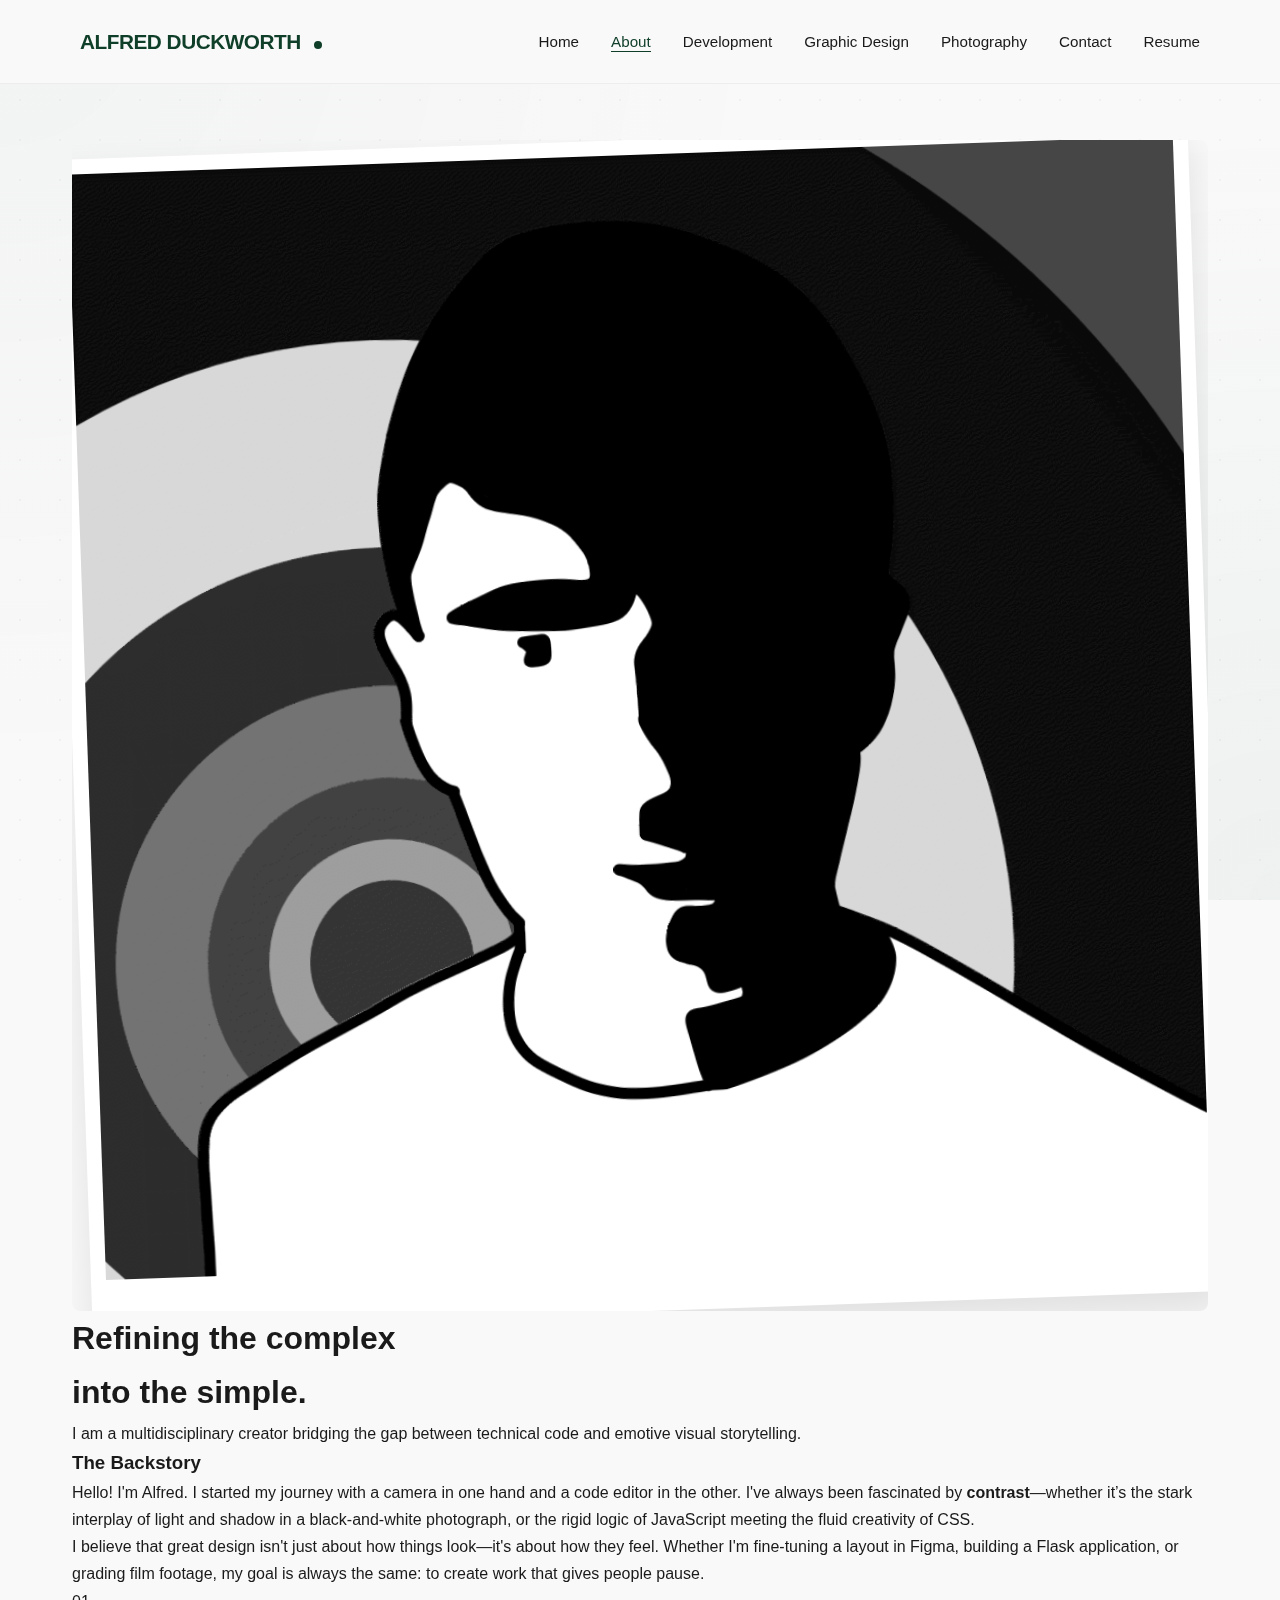
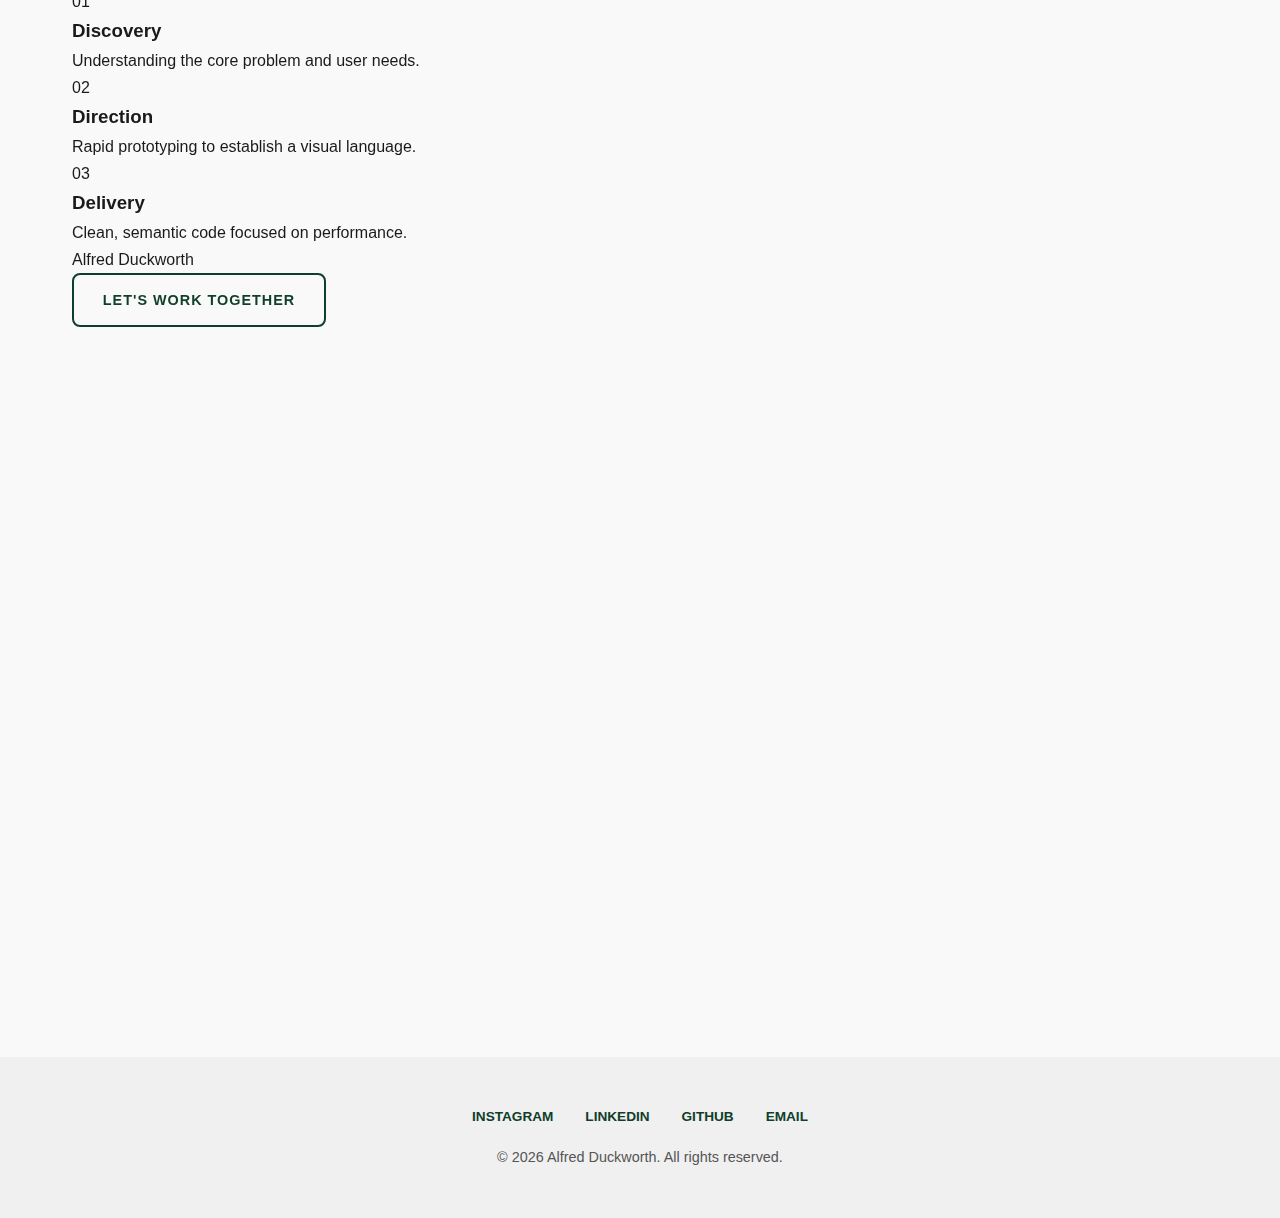
<file: about.html>
<!DOCTYPE html>
<html lang="en">
<head>
    <meta charset="UTF-8">
    <meta name="viewport" content="width=device-width, initial-scale=1.0">
    <title>About - Alfred Duckworth</title>
    <link rel="icon" type="image/x-icon" href="favicon.ico">
    <link rel="stylesheet" href="style.css">
    <link rel="preconnect" href="https://fonts.googleapis.com">
    <link rel="preconnect" href="https://fonts.gstatic.com" crossorigin>
    <link href="https://fonts.googleapis.com/css2?family=Playfair+Display:ital,wght@0,400;0,700;1,400&family=Inter:wght@300;400;500&display=swap" rel="stylesheet">
</head>
<body>

    <header>
        <nav>
            <div class="logo">ALFRED DUCKWORTH <span class="status-dot"></span></div>
            <button class="nav-toggle" aria-label="toggle navigation"><span class="hamburger"></span></button>
            <ul>
                <li><a href="index.html">Home</a></li>
                <li><a href="about.html" class="active">About</a></li>
                <li><a href="projects.html">Development</a></li>
                <li><a href="graphic-design.html">Graphic Design</a></li>
                <li><a href="photography.html">Photography</a></li>
                <li><a href="contact.html">Contact</a></li>
                <li><a href="resume.html">Resume</a></li>
            </ul>
        </nav>
    </header>

    <main>
        
        <section class="about-grid about-hero-grid reveal">
            
            <div class="about-img reveal-img about-img-wrapper">
                <div class="profile-frame profile-frame-size">
                    <img src="images/profile-photo.png" alt="Alfred Duckworth">
                </div>
            </div>

            <div class="about-text">
                
                <h1 class="about-headline">
                    Refining the complex<br>into the simple.
                </h1>
                
                <p class="about-lead-text">
                    I am a multidisciplinary creator bridging the gap between technical code and emotive visual storytelling.
                </p>

                <div class="about-divider"></div>

                <h3 class="about-subheading">The Backstory</h3>
                
                <p class="drop-cap">
                    Hello! I'm Alfred. I started my journey with a camera in one hand and a code editor in the other. I've always been fascinated by <strong>contrast</strong>—whether it’s the stark interplay of light and shadow in a black-and-white photograph, or the rigid logic of JavaScript meeting the fluid creativity of CSS.
                </p>
                
                <p>
                    I believe that great design isn't just about how things look—it's about how they feel. Whether I'm fine-tuning a layout in Figma, building a Flask application, or grading film footage, my goal is always the same: to create work that gives people pause.
                </p>
                
                <div class="process-grid">
                    <div class="process-step">
                        <span class="process-number">01</span>
                        <h3>Discovery</h3>
                        <p>Understanding the core problem and user needs.</p>
                    </div>
                    <div class="process-step">
                        <span class="process-number">02</span>
                        <h3>Direction</h3>
                        <p>Rapid prototyping to establish a visual language.</p>
                    </div>
                    <div class="process-step">
                        <span class="process-number">03</span>
                        <h3>Delivery</h3>
                        <p>Clean, semantic code focused on performance.</p>
                    </div>
                </div>
                
                <div class="signature">
                    Alfred Duckworth
                </div>

                <div class="about-cta-wrapper">
                    <a href="contact.html" class="cta-link magnetic-btn">Let's Work Together</a>
                </div>
            </div>
        </section>

        <div class="section-alt reveal">
            <section class="tech-spec-container">
                <h2 class="tech-spec-title">Technical Specifications</h2>
                
                <div class="tech-spec-grid">
                    
                    <div class="tech-spec-item spec-dev">
                        <h3>Development</h3>
                        <ul>
                            <li>HTML5 & CSS3</li>
                            <li>JavaScript (ES6+)</li>
                            <li>Python / Flask</li>
                            <li>Responsive UI</li>
                        </ul>
                    </div>

                    <div class="tech-spec-item spec-design">
                        <h3>Design</h3>
                        <ul>
                            <li>UI/UX (Figma)</li>
                            <li>Wireframing</li>
                            <li>Affinity Designer</li>
                            <li>Brand Identity</li>
                        </ul>
                    </div>

                    <div class="tech-spec-item spec-photo">
                        <h3>Photography</h3>
                        <ul>
                            <li>Portraiture</li>
                            <li>Automotive</li>
                            <li>Davinci Resolve</li>
                            <li>Lightroom & PS</li>
                        </ul>
                    </div>

                    <div class="tech-spec-item spec-art">
                        <h3>Digital Art</h3>
                        <ul>
                            <li>Character Design</li>
                            <li>Vector Illustration</li>
                            <li>Krita</li>
                            <li>Storyboarding</li>
                        </ul>
                    </div>

                </div>
            </section>
        </div>

    </main>

    <footer>
        <div class="social-links">
            <a href="#" target="_blank">Instagram</a>
            <a href="#" target="_blank">LinkedIn</a>
            <a href="#" target="_blank">GitHub</a>
            <a href="mailto:your@email.com">Email</a>
        </div>
        <p>© 2026 Alfred Duckworth. All rights reserved.</p>
    </footer>

    <script src="script.js"></script>
</body>
</html>
</file>
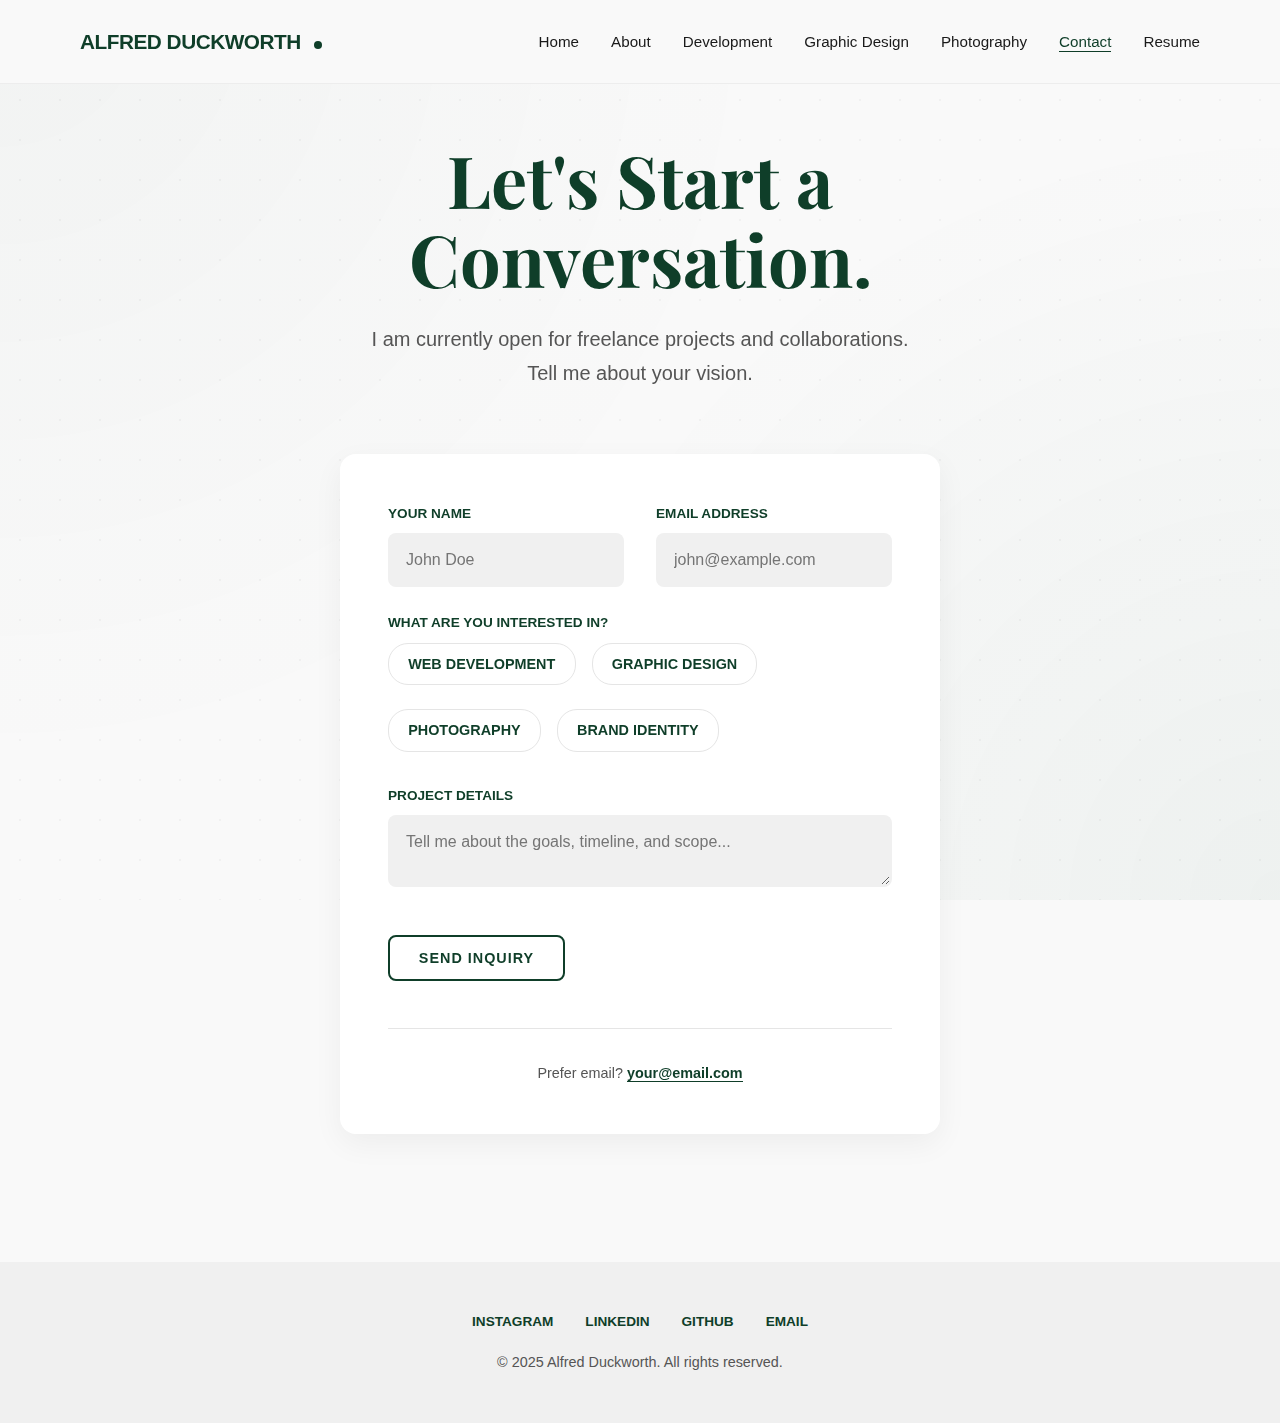
<file: contact.html>
<!DOCTYPE html>
<html lang="en">
<head>
    <meta charset="UTF-8">
    <meta name="viewport" content="width=device-width, initial-scale=1.0">
    <title>Contact - Alfred Duckworth</title>
    <link rel="icon" type="image/x-icon" href="favicon.ico">
    <link rel="stylesheet" href="style.css">
    <link rel="preconnect" href="https://fonts.googleapis.com">
    <link rel="preconnect" href="https://fonts.gstatic.com" crossorigin>
    <link href="https://fonts.googleapis.com/css2?family=Playfair+Display:ital,wght@0,400;0,700;1,400&family=Inter:wght@300;400;500&display=swap" rel="stylesheet">
</head>
<body>

    <header>
        <nav>
            <div class="logo">ALFRED DUCKWORTH <span class="status-dot"></span></div>
            <button class="nav-toggle" aria-label="toggle navigation"><span class="hamburger"></span></button>
            <ul>
                <li><a href="index.html">Home</a></li>
                <li><a href="about.html">About</a></li>
                <li><a href="projects.html">Development</a></li>
                <li><a href="graphic-design.html">Graphic Design</a></li>
                <li><a href="photography.html">Photography</a></li>
                <li><a href="contact.html" class="active">Contact</a></li>
                <li><a href="resume.html" class="resume-link">Resume</a></li>
            </ul>
        </nav>
    </header>

    <main>

        <section class="hero reveal">
            <h1>Let's Start a<br>Conversation.</h1>
            <p>I am currently open for freelance projects and collaborations.<br>Tell me about your vision.</p>
        </section>

        <div class="contact-container reveal" style="transition-delay: 0.2s;">
            
            <form class="contact-form" action="#" method="POST">
                
                <div style="display: grid; grid-template-columns: 1fr 1fr; gap: 2rem;">
                    <div class="form-group">
                        <label for="name">Your Name</label>
                        <input type="text" id="name" name="name" placeholder="John Doe" required>
                    </div>
                    <div class="form-group">
                        <label for="email">Email Address</label>
                        <input type="email" id="email" name="email" placeholder="john@example.com" required>
                    </div>
                </div>

                <div class="form-group">
                    <label>What are you interested in?</label>
                    <div class="checkbox-group">
                        
                        <label class="custom-checkbox">
                            <input type="checkbox" name="interest" value="development">
                            <span>Web Development</span>
                        </label>

                        <label class="custom-checkbox">
                            <input type="checkbox" name="interest" value="graphic-design">
                            <span>Graphic Design</span>
                        </label>

                        <label class="custom-checkbox">
                            <input type="checkbox" name="interest" value="photography">
                            <span>Photography</span>
                        </label>

                        <label class="custom-checkbox">
                            <input type="checkbox" name="interest" value="branding">
                            <span>Brand Identity</span>
                        </label>

                    </div>
                </div>

                <div class="form-group">
                    <label for="message">Project Details</label>
                    <textarea id="message" name="message" placeholder="Tell me about the goals, timeline, and scope..." required></textarea>
                </div>

                <button type="submit" class="btn-submit magnetic-btn" style="margin-top: 1rem;">Send Inquiry</button>

            </form>

            <div style="margin-top: 3rem; padding-top: 2rem; border-top: 1px solid var(--border-color); text-align: center; color: var(--text-muted); font-size: 0.9rem;">
                <p>Prefer email? <a href="mailto:your@email.com" style="color: var(--dark-green); font-weight: 600; border-bottom: 1px solid var(--dark-green);">your@email.com</a></p>
            </div>

        </div>

    </main>

    <footer>
        <div class="social-links">
            <a href="#" target="_blank">Instagram</a>
            <a href="#" target="_blank">LinkedIn</a>
            <a href="#" target="_blank">GitHub</a>
            <a href="mailto:your@email.com">Email</a>
        </div>
        <p>© 2025 Alfred Duckworth. All rights reserved.</p>
    </footer>

    <script src="script.js"></script>
</body>
</html>
</file>
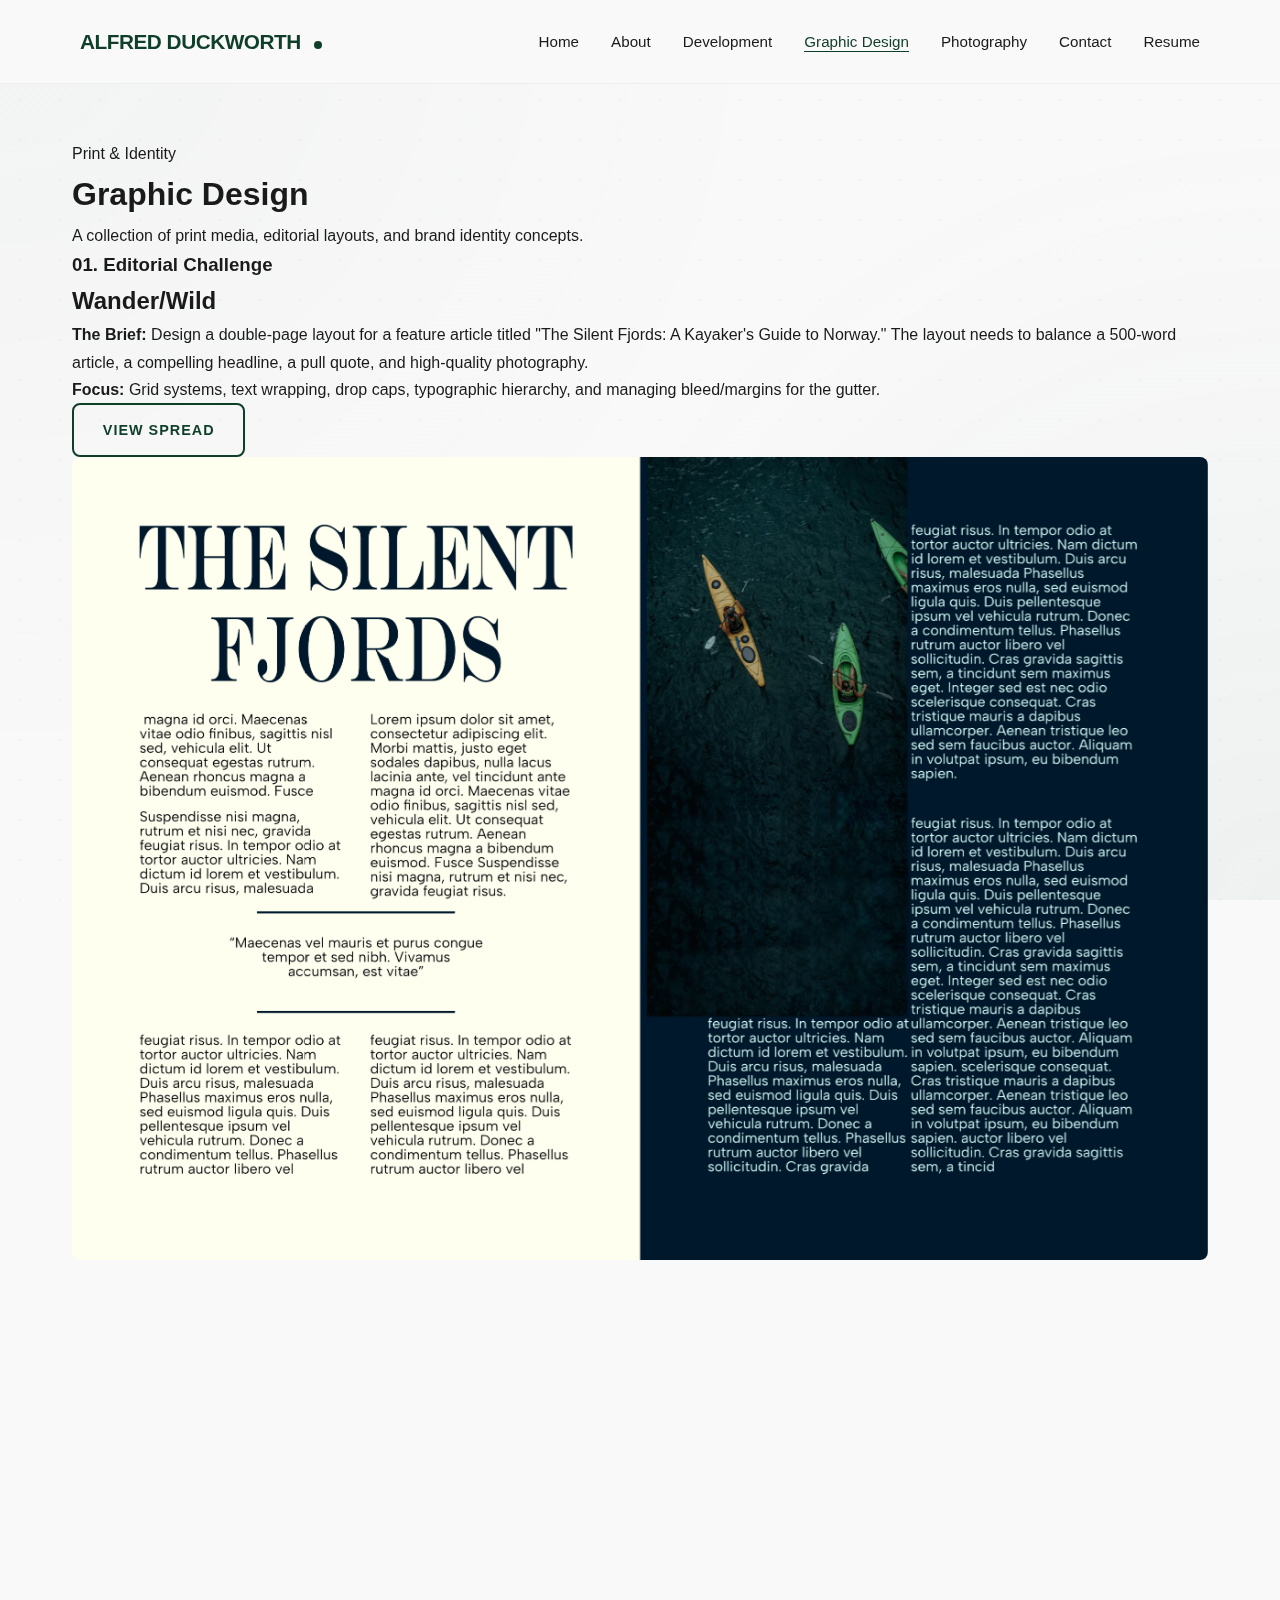
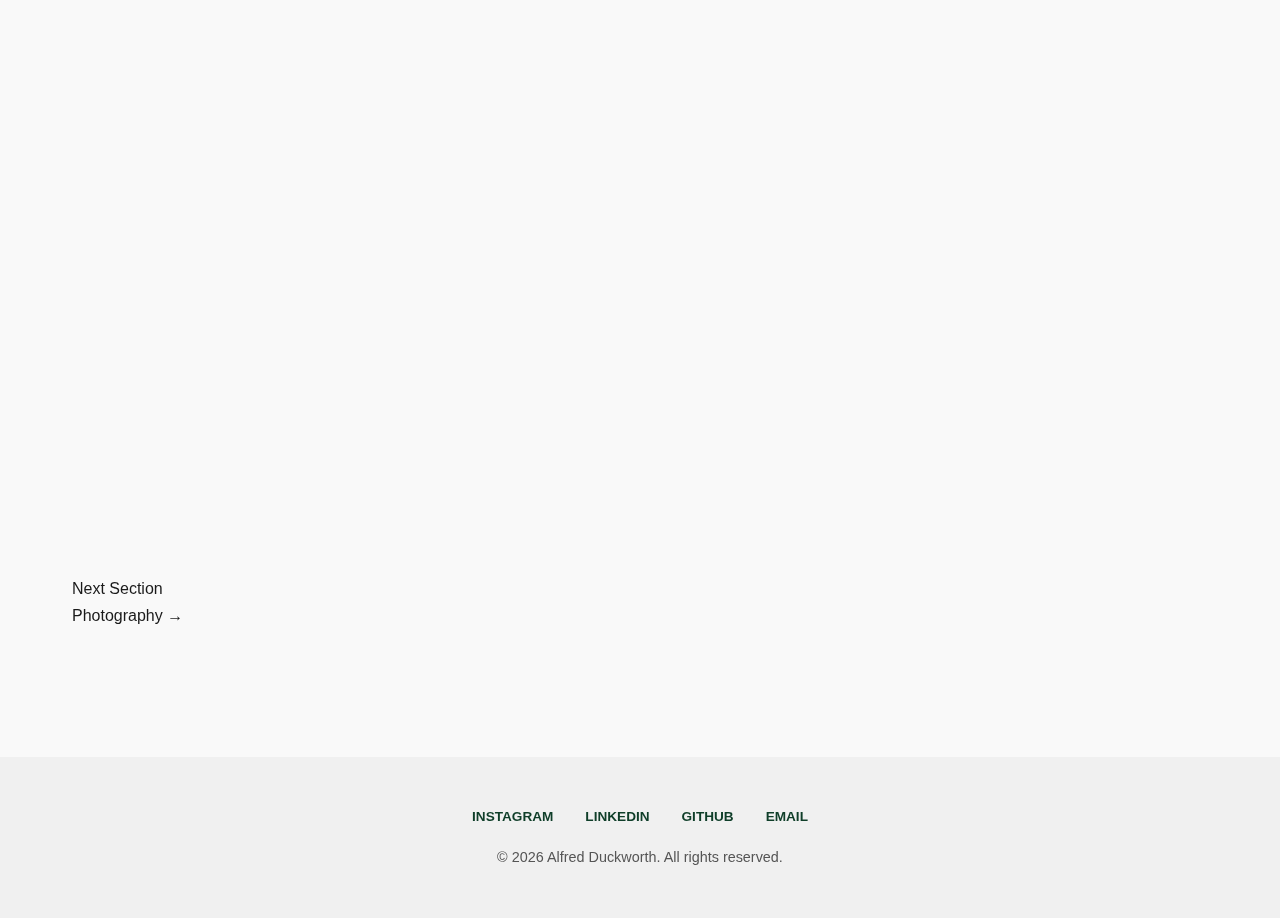
<file: graphic-design.html>
<!DOCTYPE html>
<html lang="en">
<head>
    <meta charset="UTF-8">
    <meta name="viewport" content="width=device-width, initial-scale=1.0">
    <title>Graphic Design - Alfred Duckworth</title>
    <link rel="icon" type="image/x-icon" href="favicon.ico">
    <link rel="stylesheet" href="style.css">
    <link rel="preconnect" href="https://fonts.googleapis.com">
    <link rel="preconnect" href="https://fonts.gstatic.com" crossorigin>
    <link href="https://fonts.googleapis.com/css2?family=Playfair+Display:ital,wght@0,400;0,700;1,400&family=Inter:wght@300;400;500&display=swap" rel="stylesheet">
</head>
<body>

    <header>
        <nav>
            <div class="logo">ALFRED DUCKWORTH <span class="status-dot"></span></div>
            <button class="nav-toggle" aria-label="toggle navigation"><span class="hamburger"></span></button>
            <ul>
                <li><a href="index.html">Home</a></li>
                <li><a href="about.html">About</a></li>
                <li><a href="projects.html">Development</a></li>
                <li><a href="graphic-design.html" class="active">Graphic Design</a></li>
                <li><a href="photography.html">Photography</a></li>
                <li><a href="contact.html">Contact</a></li>
                <li><a href="resume.html" class="resume-link">Resume</a></li>
            </ul>
        </nav>
    </header>

    <main>

        <section class="page-header-container reveal">
            <p class="eyebrow-text">Print & Identity</p>
            <h1 class="page-title">Graphic Design</h1>
            <p class="project-subtitle">A collection of print media, editorial layouts, and brand identity concepts.</p>
        </section>

        <section class="about-grid design-item-wrapper reveal">
            <div class="about-text">
                <h3 class="design-item-number">01. Editorial Challenge</h3>
                <h2 class="design-item-title">Wander/Wild</h2>
                <p class="design-item-brief"><strong>The Brief:</strong> Design a double-page layout for a feature article titled "The Silent Fjords: A Kayaker's Guide to Norway." The layout needs to balance a 500-word article, a compelling headline, a pull quote, and high-quality photography.</p>
                <p class="design-item-focus"><strong>Focus:</strong> Grid systems, text wrapping, drop caps, typographic hierarchy, and managing bleed/margins for the gutter.</p>
                <a href="project-wander-wild.html" class="cta-button magnetic-btn design-item-btn">View Spread</a>
            </div>
            <div class="reveal-img">
                <img src="images/graphic-design/wander-wild-hero.webp" alt="Wander/Wild Main Magazine Mockup" class="mockup-img">
            </div>
        </section>

        <section class="about-grid grid-reverse design-item-wrapper reveal">
            <div class="about-text design-item-text-reversed">
                <h3 class="design-item-number">02. Information Architecture</h3>
                <h2 class="design-item-title">Paws & Progress</h2>
                <p class="design-item-brief"><strong>The Brief:</strong> An informational tri-fold brochure to hand out at community events. It must explain their mission, detail how to adopt, outline volunteer opportunities, and provide contact info.</p>
                <p class="design-item-focus"><strong>Focus:</strong> Folding logic (ensuring panels line up correctly), organizing dense information into digestible chunks, and utilizing iconography.</p>
                <a href="#" class="cta-button magnetic-btn design-item-btn">View Brochure</a>
            </div>
            <div class="reveal-img">
                <div class="design-mockup">[ Replace with Photoshop Mockup of Tri-Fold Brochure ]</div>
            </div>
        </section>

        <section class="about-grid design-item-wrapper reveal">
            <div class="about-text">
                <h3 class="design-item-number">03. Physical Space Challenge</h3>
                <h2 class="design-item-title">Nocturne Roasters</h2>
                <p class="design-item-brief"><strong>The Brief:</strong> Create the packaging design for their flagship dark espresso blend, "Midnight Oil." The brand identity should be sleek, slightly moody, and modern.</p>
                <p class="design-item-focus"><strong>Focus:</strong> Working with die-lines, 3D spatial thinking, barcode placement, and understanding how a design wraps around a physical stand-up pouch.</p>
                <a href="#" class="cta-button magnetic-btn design-item-btn">View Packaging</a>
            </div>
            <div class="reveal-img">
                <div class="design-mockup">[ Replace with 3D Mockup of Coffee Pouch ]</div>
            </div>
        </section>

        <section class="about-grid grid-reverse design-item-wrapper reveal">
            <div class="about-text design-item-text-reversed">
                <h3 class="design-item-number">04. Typographic Challenge</h3>
                <h2 class="design-item-title">Synesthesia</h2>
                <p class="design-item-brief"><strong>The Brief:</strong> Design an 18x24 inch promotional poster and a physical admission ticket stub that captures the energetic, cutting-edge vibe of an electronic music festival.</p>
                <p class="design-item-focus"><strong>Focus:</strong> Expressive typography, eye-catching color palettes (CMYK vs. RGB), and translating a large-scale design into a small-scale format.</p>
                <a href="#" class="cta-button magnetic-btn design-item-btn">View Poster & Tickets</a>
            </div>
            <div class="reveal-img">
                <div class="design-mockup">[ Replace with Realistic Poster/Ticket Mockup ]</div>
            </div>
        </section>

        <section class="about-grid design-item-wrapper reveal">
            <div class="about-text">
                <h3 class="design-item-number">05. Brand Consistency</h3>
                <h2 class="design-item-title">Vanguard Architects</h2>
                <p class="design-item-brief"><strong>The Brief:</strong> Design a professional stationery suite (letterhead, envelope, and business card) that reflects a high-end architecture firm known for minimalist and brutalist buildings.</p>
                <p class="design-item-focus"><strong>Focus:</strong> Restraint, alignment, brand consistency across different dimensions, and suggesting physical print finishes like embossed logos or foil stamping.</p>
                <a href="#" class="cta-button magnetic-btn design-item-btn">View Stationery Suite</a>
            </div>
            <div class="reveal-img">
                <div class="design-mockup">[ Replace with Flat-Lay Stationery Mockup ]</div>
            </div>
        </section>

        <div class="next-page-container">
            <p class="next-page-label">Next Section</p>
            <a href="photography.html" class="next-page-link">Photography &rarr;</a>
        </div>

    </main>

    <footer>
        <div class="social-links">
            <a href="#" target="_blank">Instagram</a>
            <a href="#" target="_blank">LinkedIn</a>
            <a href="#" target="_blank">GitHub</a>
            <a href="mailto:your@email.com">Email</a>
        </div>
        <p>© 2026 Alfred Duckworth. All rights reserved.</p>
    </footer>

    <script src="script.js"></script>
</body>
</html>
</file>
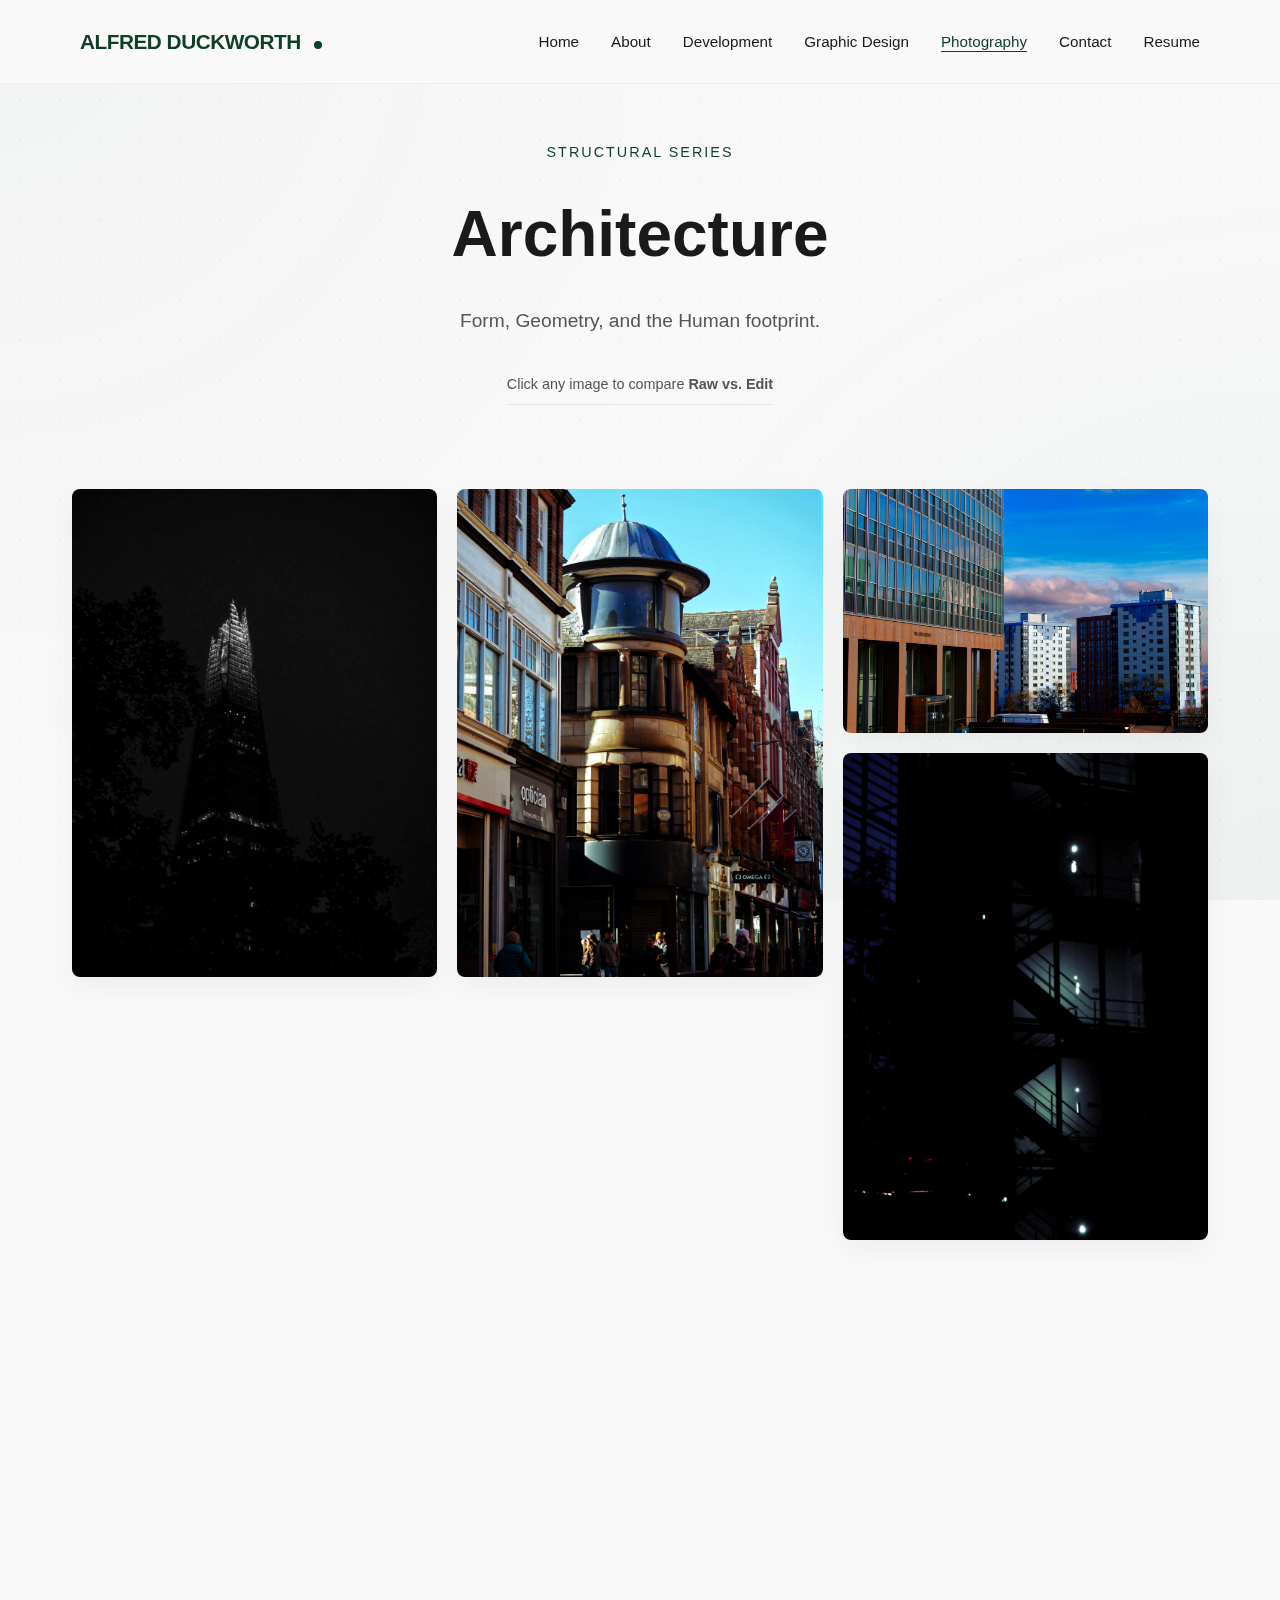
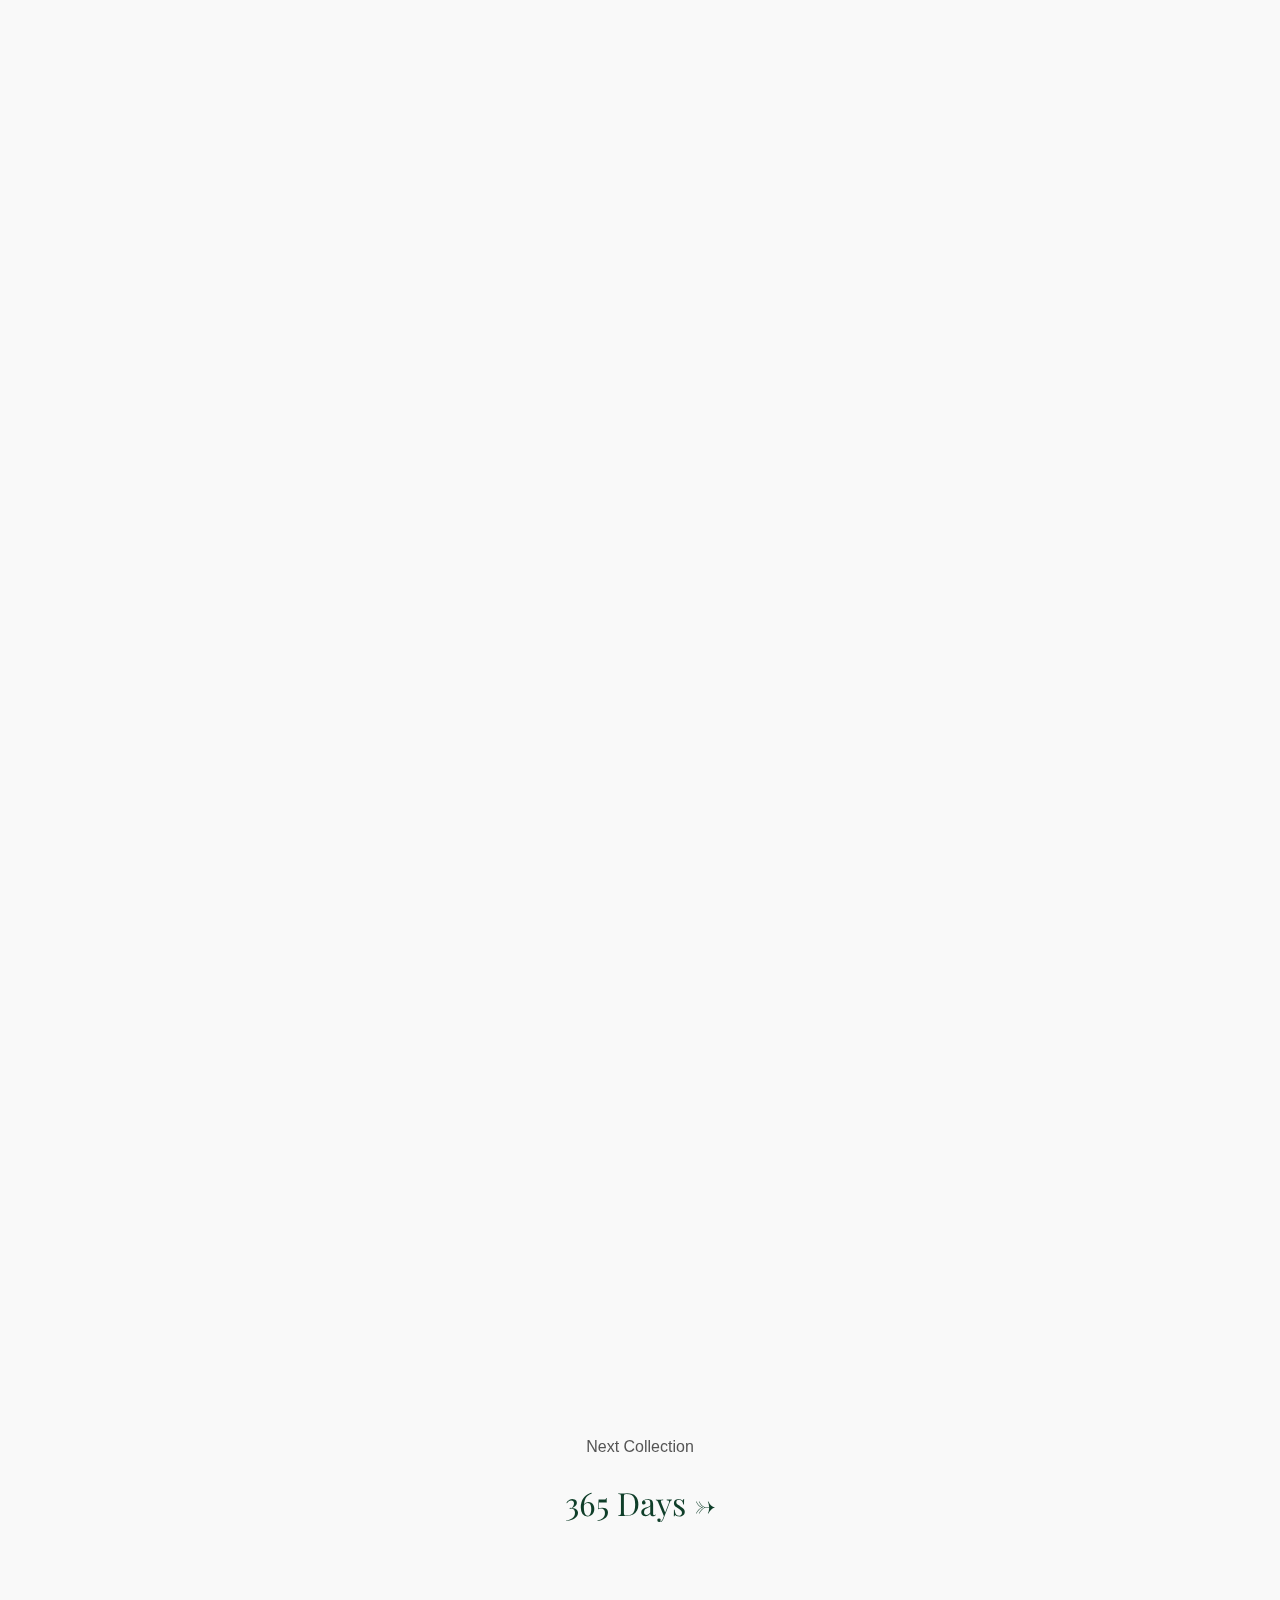
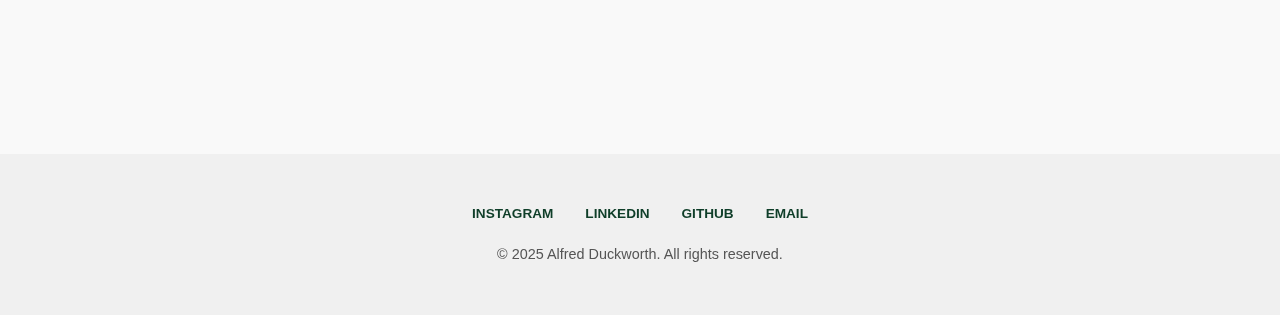
<file: project-buildings.html>
<!DOCTYPE html>
<html lang="en">
<head>
    <meta charset="UTF-8">
    <meta name="viewport" content="width=device-width, initial-scale=1.0">
    <title>Architecture - Alfred Duckworth</title>
    <link rel="icon" type="image/x-icon" href="favicon.ico">
    <link rel="stylesheet" href="style.css">
    <link rel="preconnect" href="https://fonts.googleapis.com">
    <link rel="preconnect" href="https://fonts.gstatic.com" crossorigin>
    <link href="https://fonts.googleapis.com/css2?family=Playfair+Display:ital,wght@0,400;0,700;1,400&family=Inter:wght@300;400;500&display=swap" rel="stylesheet">
</head>
<body>

    <header>
        <nav>
            <div class="logo">ALFRED DUCKWORTH <span class="status-dot"></span></div>
            <button class="nav-toggle" aria-label="toggle navigation"><span class="hamburger"></span></button>
            <ul>
                <li><a href="index.html">Home</a></li>
                <li><a href="about.html">About</a></li>
                <li><a href="projects.html">Development</a></li>
                <li><a href="graphic-design.html">Graphic Design</a></li>
                <li><a href="photography.html" class="active">Photography</a></li>
                <li><a href="contact.html">Contact</a></li>
                <li><a href="resume.html" class="resume-link">Resume</a></li>
            </ul>
        </nav>
    </header>

    <main>

        <section class="project-header reveal" style="text-align: center; max-width: 800px; margin: 0 auto 4rem;">
            <p style="text-transform: uppercase; letter-spacing: 2px; color: var(--dark-green); margin-bottom: 1rem; font-size: 0.9rem;">Structural Series</p>
            <h1 style="font-size: 4rem; margin-bottom: 1rem;">Architecture</h1>
            <p class="project-subtitle" style="font-size: 1.2rem; color: var(--text-muted); margin-bottom: 2rem;">Form, Geometry, and the Human footprint.</p>
            
            <p style="font-size: 0.9rem; color: var(--text-muted); border-bottom: 1px solid var(--border-color); display: inline-block; padding-bottom: 0.5rem;">
                Click any image to compare <strong>Raw vs. Edit</strong>
            </p>
        </section>

        <section class="project-details">
            <div class="masonry-wrapper">
                
                <div class="masonry-column">
                    <div class="reveal">
                        <img src="photography/buildings/Edit/Shard.webp" 
                             data-raw-src="photography/buildings/Raw/Shard.webp" 
                             alt="The Shard" 
                             onclick="openSliderLightbox(this)">
                    </div>
                    <div class="reveal">
                        <img src="photography/buildings/Edit/BlackAndWhiteHighRise.webp" 
                             data-raw-src="photography/buildings/Raw/BlackAndWhiteHighRise.webp" 
                             alt="High Rise BW" 
                             onclick="openSliderLightbox(this)">
                    </div>
                    <div class="reveal">
                        <img src="photography/buildings/Edit/RedBrickHouse.webp" 
                             data-raw-src="photography/buildings/Raw/RedBrickHouse.webp" 
                             alt="Red Brick House" 
                             onclick="openSliderLightbox(this)">
                    </div>
                    <div class="reveal">
                        <img src="photography/buildings/Edit/Apartment.webp" 
                             data-raw-src="photography/buildings/Raw/Apartment.webp" 
                             alt="Modern Apartment" 
                             onclick="openSliderLightbox(this)">
                    </div>
                    <div class="reveal">
                        <img src="photography/buildings/Edit/GlowlyLight.webp" 
                             data-raw-src="photography/buildings/Raw/GlowlyLight.webp" 
                             alt="Glowing Light" 
                             onclick="openSliderLightbox(this)">
                    </div>
                </div>

                <div class="masonry-column">
                    <div class="reveal">
                        <img src="photography/buildings/Edit/CoolLookingCornerBuilding.webp" 
                             data-raw-src="photography/buildings/Raw/CoolLookingCornerBuilding.webp" 
                             alt="Corner Building" 
                             onclick="openSliderLightbox(this)">
                    </div>
                    <div class="reveal">
                        <img src="photography/buildings/Edit/ThePhoneLondon.webp" 
                             data-raw-src="photography/buildings/Raw/ThePhoneLondon.webp" 
                             alt="London Phone Box" 
                             onclick="openSliderLightbox(this)">
                    </div>
                    <div class="reveal">
                        <img src="photography/buildings/Edit/FrontONHouse.webp" 
                             data-raw-src="photography/buildings/Raw/FrontONHouse.webp" 
                             alt="House Front On" 
                             onclick="openSliderLightbox(this)">
                    </div>
                    <div class="reveal">
                        <img src="photography/buildings/Edit/OfficeBW.webp" 
                             data-raw-src="photography/buildings/Raw/OfficeBW.webp" 
                             alt="Office Building BW" 
                             onclick="openSliderLightbox(this)">
                    </div>
                    <div class="reveal">
                        <img src="photography/buildings/Edit/RamsGate.webp" 
                             data-raw-src="photography/buildings/Raw/RamsGate.webp" 
                             alt="Ramsgate Architecture" 
                             onclick="openSliderLightbox(this)">
                    </div>
                </div>

                <div class="masonry-column">
                    <div class="reveal">
                        <img src="photography/buildings/Edit/THEARTTOWER.webp" 
                             data-raw-src="photography/buildings/Raw/THEARTTOWER.webp" 
                             alt="The Art Tower" 
                             onclick="openSliderLightbox(this)">
                    </div>
                    <div class="reveal">
                        <img src="photography/buildings/Edit/StairWell.webp" 
                             data-raw-src="photography/buildings/Raw/StairWell.webp" 
                             alt="Stairwell Perspective" 
                             onclick="openSliderLightbox(this)">
                    </div>
                    <div class="reveal">
                        <img src="photography/buildings/Edit/BlackAndWhiteHarbour.webp" 
                             data-raw-src="photography/buildings/Raw/BlackAndWhiteHarbour.webp" 
                             alt="Harbour Scene BW" 
                             onclick="openSliderLightbox(this)">
                    </div>
                    <div class="reveal">
                        <img src="photography/buildings/Edit/Bletchley.webp" 
                             data-raw-src="photography/buildings/Raw/Bletchley.webp" 
                             alt="Bletchley Park" 
                             onclick="openSliderLightbox(this)">
                    </div>
                    <div class="reveal">
                        <img src="photography/buildings/Edit/HalftoneStreet.webp" 
                             data-raw-src="photography/buildings/Raw/HalftoneStreet.webp" 
                             alt="Halftone Street" 
                             onclick="openSliderLightbox(this)">
                    </div>
                </div>

            </div>
        </section>

        <div style="text-align: center; margin: 6rem 0; padding-top: 4rem;">
            <p style="color: var(--text-muted); margin-bottom: 1rem;">Next Collection</p>
            <a href="project-365.html" style="font-size: 2rem; font-family: 'Playfair Display', serif; color: var(--dark-green); border-bottom: 2px solid transparent; transition: 0.3s;">365 Days &rarr;</a>
        </div>

    </main>

<div id="lightbox" class="lightbox">
        <div class="close-btn" onclick="closeLightbox()">&times;</div>
        
        <div id="lightbox-track" class="lightbox-track"></div>
    </div>

    <footer>
        <div class="social-links">
            <a href="#" target="_blank">Instagram</a>
            <a href="#" target="_blank">LinkedIn</a>
            <a href="#" target="_blank">GitHub</a>
            <a href="mailto:your@email.com">Email</a>
        </div>
        <p>© 2025 Alfred Duckworth. All rights reserved.</p>
    </footer>

    <script src="script.js"></script>
</body>
</html>
</file>
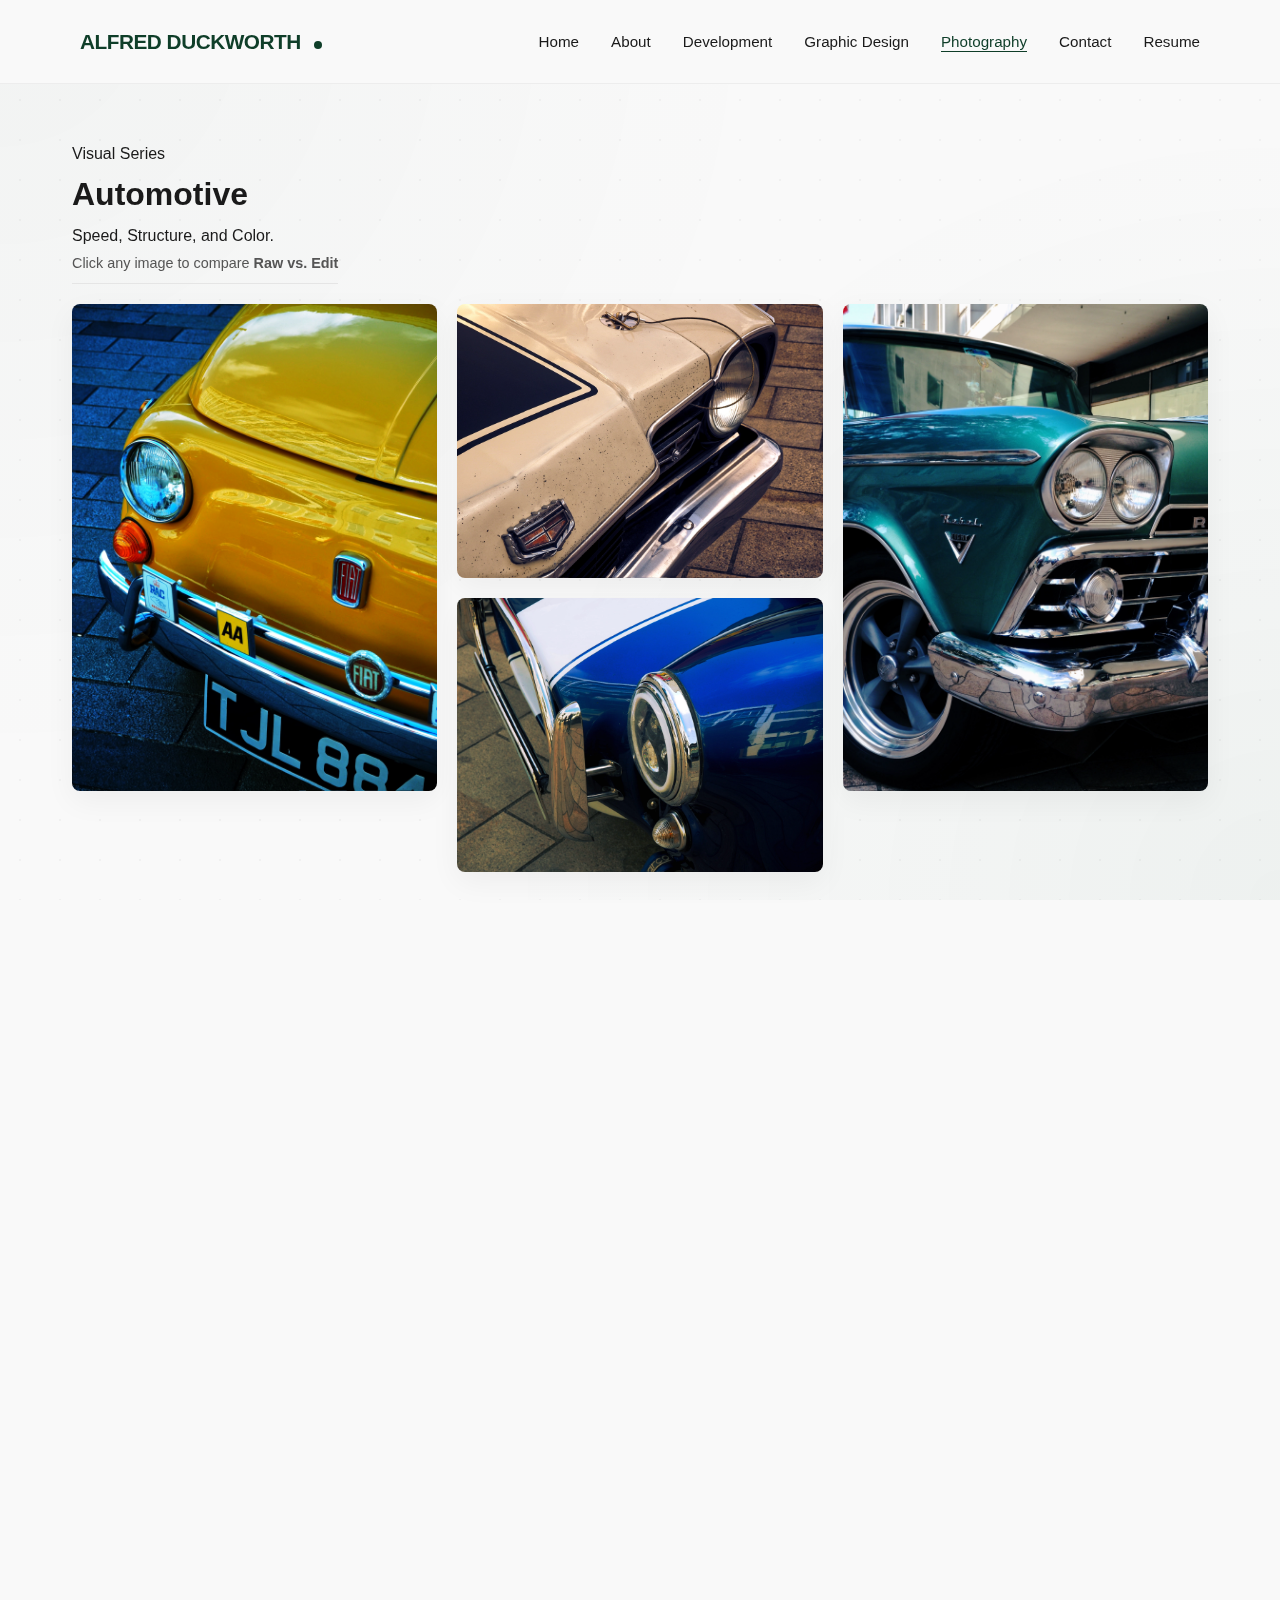
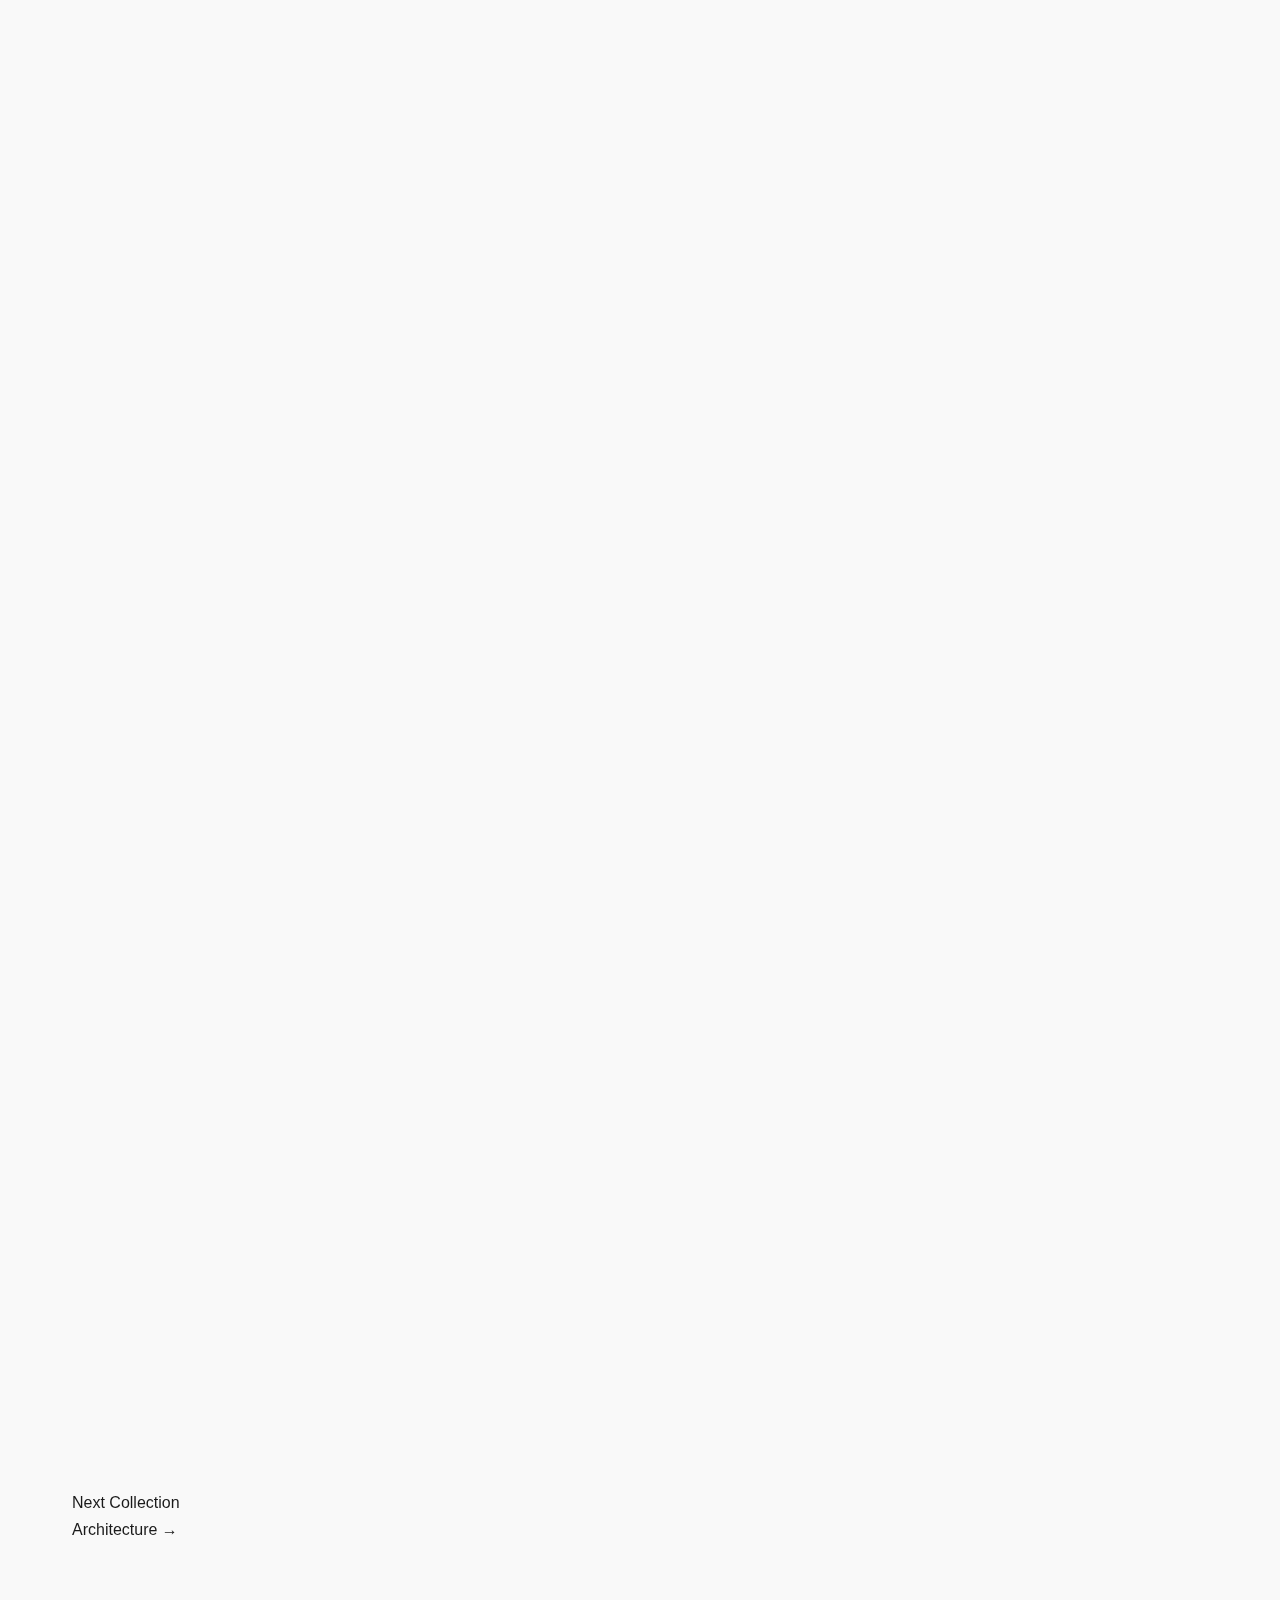
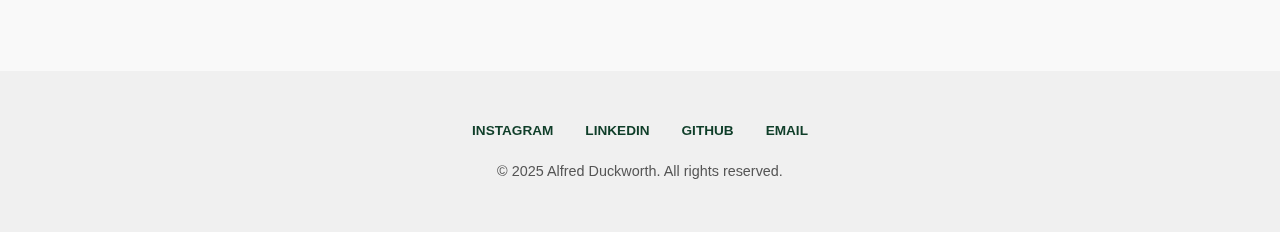
<file: project-cars.html>
<!DOCTYPE html>
<html lang="en">
<head>
    <meta charset="UTF-8">
    <meta name="viewport" content="width=device-width, initial-scale=1.0">
    <title>Automotive Photography - Alfred Duckworth</title>
    <link rel="icon" type="image/x-icon" href="favicon.ico">
    <link rel="stylesheet" href="style.css">
    <link rel="preconnect" href="https://fonts.googleapis.com">
    <link rel="preconnect" href="https://fonts.gstatic.com" crossorigin>
    <link href="https://fonts.googleapis.com/css2?family=Playfair+Display:ital,wght@0,400;0,700;1,400&family=Inter:wght@300;400;500&display=swap" rel="stylesheet">
</head>
<body>

    <header>
        <nav>
            <div class="logo">ALFRED DUCKWORTH <span class="status-dot"></span></div>
            <button class="nav-toggle" aria-label="toggle navigation"><span class="hamburger"></span></button>
            <ul>
                <li><a href="index.html">Home</a></li>
                <li><a href="about.html">About</a></li>
                <li><a href="projects.html">Development</a></li>
                <li><a href="graphic-design.html">Graphic Design</a></li>
                <li><a href="photography.html" class="active">Photography</a></li>
                <li><a href="contact.html">Contact</a></li>
                <li><a href="resume.html" class="resume-link">Resume</a></li>
            </ul>
        </nav>
    </header>

    <main>

        <section class="project-header reveal">
            <p>Visual Series</p>
            <h1>Automotive</h1>
            <p class="project-subtitle">Speed, Structure, and Color.</p>
            
            <p style="font-size: 0.9rem; color: var(--text-muted); border-bottom: 1px solid var(--border-color); display: inline-block; padding-bottom: 0.5rem;">
                Click any image to compare <strong>Raw vs. Edit</strong>
            </p>
        </section>

        <section class="project-details">
            <div class="masonry-wrapper">
                
                <div class="masonry-column">
                    <div class="reveal">
                        <img src="photography/automotive/Edit/Fiat.webp" 
                             data-raw-src="photography/automotive/Raw/Fiat.webp" 
                             alt="Yellow Fiat" 
                             onclick="openSliderLightbox(this)">
                    </div>
                    <div class="reveal">
                        <img src="photography/automotive/Edit/Cool Car LIghts.webp" 
                             data-raw-src="photography/automotive/Raw/Cool Car LIghts.webp" 
                             alt="Long Exposure Traffic" 
                             onclick="openSliderLightbox(this)">
                    </div>
                    <div class="reveal">
                        <img src="photography/automotive/Edit/F1Car.webp" 
                             data-raw-src="photography/automotive/Raw/F1Car.webp" 
                             alt="F1 Race Car" 
                             onclick="openSliderLightbox(this)">
                    </div>
                    <div class="reveal">
                        <img src="photography/automotive/Edit/MAXI.webp" 
                             data-raw-src="photography/automotive/Raw/MAXI.webp" 
                             alt="Yellow Maxi Grille" 
                             onclick="openSliderLightbox(this)">
                    </div>
                </div>

                <div class="masonry-column">
                    <div class="reveal">
                        <img src="photography/automotive/Edit/Lincoln.webp" 
                             data-raw-src="photography/automotive/Raw/Lincoln.webp" 
                             alt="Green Lincoln Continental" 
                             onclick="openSliderLightbox(this)">
                    </div>
                    <div class="reveal">
                        <img src="photography/automotive/Edit/Cobra.webp" 
                             data-raw-src="photography/automotive/Raw/Cobra.webp" 
                             alt="Blue Cobra Headlight" 
                             onclick="openSliderLightbox(this)">
                    </div>
                    <div class="reveal">
                        <img src="photography/automotive/Edit/Volkswagen Beetle.webp" 
                             data-raw-src="photography/automotive/Raw/Volkswagen Beetle.webp" 
                             alt="Black and White Beetle" 
                             onclick="openSliderLightbox(this)">
                    </div>
                    <div class="reveal">
                        <img src="photography/automotive/Edit/Mazda.webp" 
                             data-raw-src="photography/automotive/Raw/Mazda.webp" 
                             alt="Blue Mazda Miata" 
                             onclick="openSliderLightbox(this)">
                    </div>
                </div>

                <div class="masonry-column">
                    <div class="reveal">
                        <img src="photography/automotive/Edit/Old Car.webp" 
                             data-raw-src="photography/automotive/Raw/Old Car.webp" 
                             alt="Beige Classic Car" 
                             onclick="openSliderLightbox(this)">
                    </div>
                    <div class="reveal">
                        <img src="photography/automotive/Edit/Moustachtang.webp" 
                             data-raw-src="photography/automotive/Raw/Moustachtang.webp" 
                             alt="Red Mustang Rear" 
                             onclick="openSliderLightbox(this)">
                    </div>
                    <div class="reveal">
                        <img src="photography/automotive/Edit/FordEscort.webp" 
                             data-raw-src="photography/automotive/Raw/FordEscort.webp" 
                             alt="Black Ford Escort" 
                             onclick="openSliderLightbox(this)">
                    </div>
                    <div class="reveal">
                        <img src="photography/automotive/Edit/Beamer.webp" 
                             data-raw-src="photography/automotive/Raw/Beamer.webp" 
                             alt="White BMW Hood" 
                             onclick="openSliderLightbox(this)">
                     </div>
                  <div class="reveal">
                        <img src="photography/automotive/Edit/OldFilmPhotoOfCar.webp" 
                             data-raw-src="photography/automotive/Raw/OldFilmPhotoOfCar.webp" 
                             alt="White BMW Hood" 
                             onclick="openSliderLightbox(this)">
                   
                </div>

            </div>
        </section>

        <div class="section-alt reveal">
            <section class="gear-section" style="margin-top: 0; border: none; padding-top: 0;">
                <h2 style="margin-bottom: 3rem; color: var(--dark-green);">The Toolkit</h2>
                
                <div class="gear-grid">
                    
                    <div class="gear-item">
                        <h3>Camera Bodies</h3>
                        <p>Canon 4000D</p>
                        <p>Olympus OM-D E-M10 IV</p>
                    </div>

                    <div class="gear-item">
                        <h3>Glass</h3>
                        <p>Olympus 14-42mm EZ ED MSC</p>
                        <p>Canon EFS 18-55mm</p>
                        <p>Canon EF 75-300mm III</p>
                    </div>

                    <div class="gear-item">
                        <h3>Post-Production</h3>
                        <p>Affinity Photo 2</p>
                        <p>Davinci Resolve</p>
                    </div>

                </div>
            </section>
        </div>

        <div>
            <p>Next Collection</p>
            <a href="project-buildings.html">Architecture &rarr;</a>
        </div>

    </main>

<div id="lightbox" class="lightbox">
        <div class="close-btn" onclick="closeLightbox()">&times;</div>
        
        <div id="lightbox-track" class="lightbox-track"></div>
    </div>

    <footer>
        <div class="social-links">
            <a href="#" target="_blank">Instagram</a>
            <a href="#" target="_blank">LinkedIn</a>
            <a href="#" target="_blank">GitHub</a>
            <a href="mailto:your@email.com">Email</a>
        </div>
        <p>© 2025 Alfred Duckworth. All rights reserved.</p>
    </footer>

    <script src="script.js"></script>
</body>
</html>
</file>
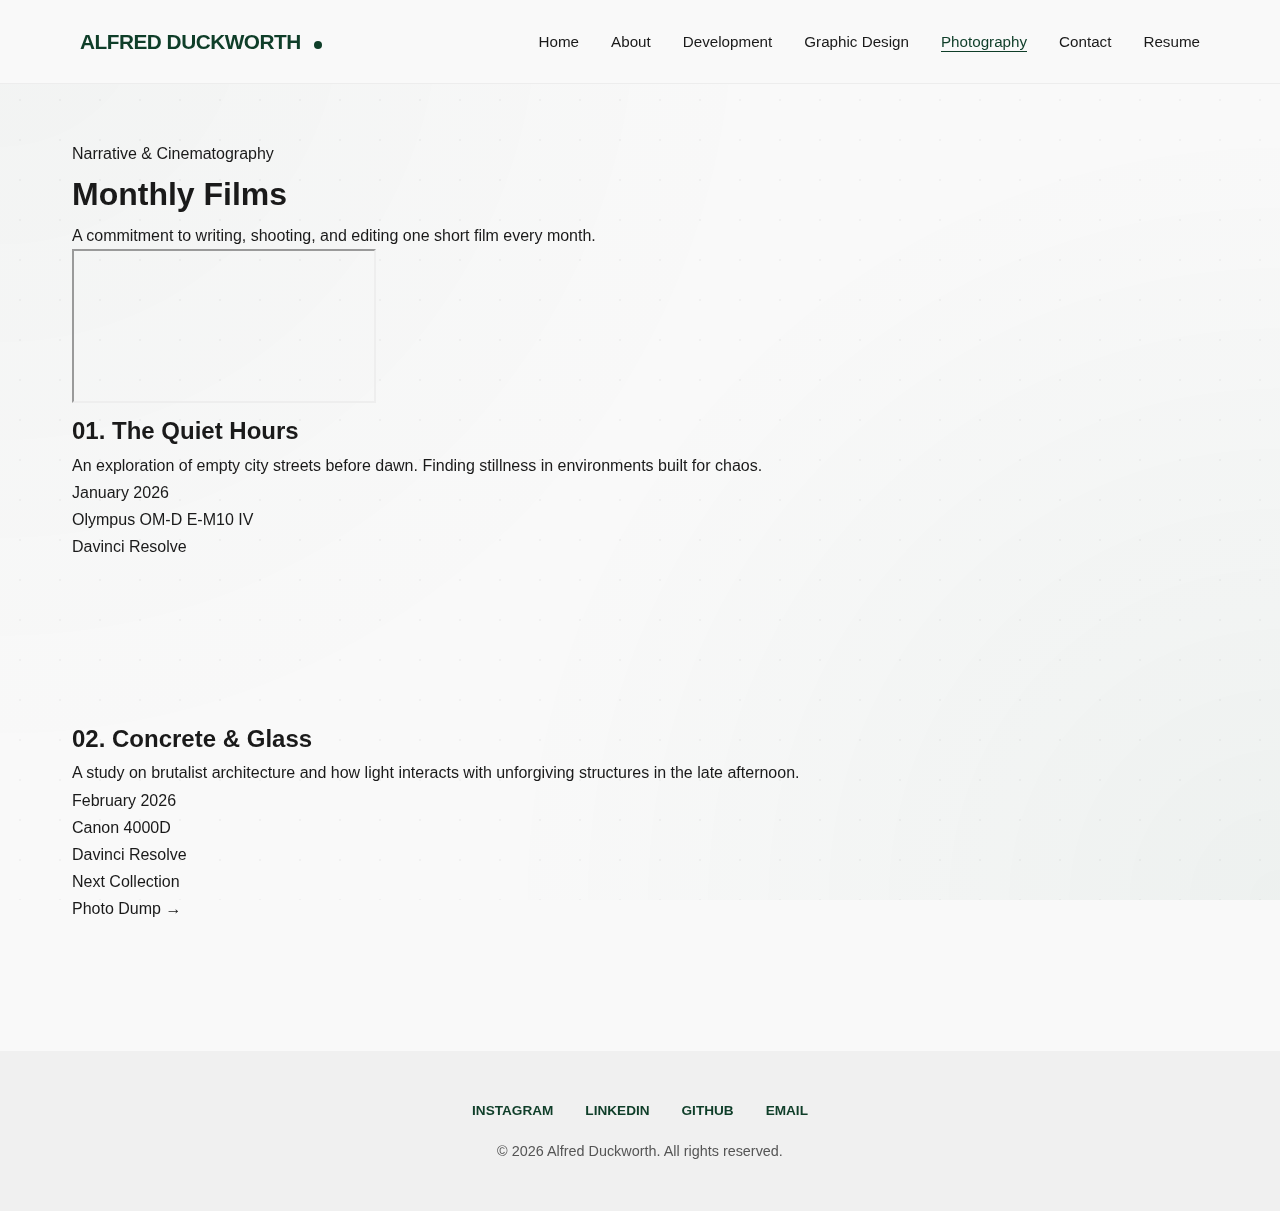
<file: project-films.html>
<!DOCTYPE html>
<html lang="en">
<head>
    <meta charset="UTF-8">
    <meta name="viewport" content="width=device-width, initial-scale=1.0">
    <title>Monthly Films - Alfred Duckworth</title>
    <link rel="icon" type="image/x-icon" href="favicon.ico">
    <link rel="stylesheet" href="style.css">
    <link rel="preconnect" href="https://fonts.googleapis.com">
    <link rel="preconnect" href="https://fonts.gstatic.com" crossorigin>
    <link href="https://fonts.googleapis.com/css2?family=Playfair+Display:ital,wght@0,400;0,700;1,400&family=Inter:wght@300;400;500&display=swap" rel="stylesheet">
</head>
<body>

    <header>
        <nav>
            <div class="logo">ALFRED DUCKWORTH <span class="status-dot"></span></div>
            <button class="nav-toggle" aria-label="toggle navigation"><span class="hamburger"></span></button>
            <ul>
                <li><a href="index.html">Home</a></li>
                <li><a href="about.html">About</a></li>
                <li><a href="projects.html">Development</a></li>
                <li><a href="graphic-design.html">Graphic Design</a></li>
                <li><a href="photography.html" class="active">Photography</a></li>
                <li><a href="contact.html">Contact</a></li>
                <li><a href="resume.html" class="resume-link">Resume</a></li>
            </ul>
        </nav>
    </header>

    <main>

        <section class="page-header-container reveal">
            <p class="eyebrow-text">Narrative & Cinematography</p>
            <h1 class="page-title">Monthly Films</h1>
            <p class="project-subtitle">A commitment to writing, shooting, and editing one short film every month.</p>
        </section>

        <section class="film-feed-container reveal">
            
            <div class="film-card reveal">
                <div class="video-wrapper">
                    <iframe src=""  allow="accelerometer; autoplay; clipboard-write; encrypted-media; gyroscope; picture-in-picture" allowfullscreen></iframe>
                </div>
                <div class="film-meta">
                    <div>
                        <h2 class="film-title">01. The Quiet Hours</h2>
                        <p class="film-desc">An exploration of empty city streets before dawn. Finding stillness in environments built for chaos.</p>
                    </div>
                    <div class="film-specs">
                        January 2026<br>
                        Olympus OM-D E-M10 IV<br>
                        Davinci Resolve
                    </div>
                </div>
            </div>

            <div class="film-card reveal">
                <div class="video-wrapper">
                    <iframe src="https://player.vimeo.com/video/1084537?color=ffffff&title=0&byline=0&portrait=0" frameborder="0" allow="autoplay; fullscreen; picture-in-picture" allowfullscreen></iframe>
                </div>
                <div class="film-meta">
                    <div>
                        <h2 class="film-title">02. Concrete & Glass</h2>
                        <p class="film-desc">A study on brutalist architecture and how light interacts with unforgiving structures in the late afternoon.</p>
                    </div>
                    <div class="film-specs">
                        February 2026<br>
                        Canon 4000D<br>
                        Davinci Resolve
                    </div>
                </div>
            </div>

        </section>

        <div class="next-page-container">
            <p class="next-page-label">Next Collection</p>
            <a href="photo-dump.html" class="next-page-link">Photo Dump &rarr;</a>
        </div>

    </main>

    <footer>
        <div class="social-links">
            <a href="#" target="_blank">Instagram</a>
            <a href="#" target="_blank">LinkedIn</a>
            <a href="#" target="_blank">GitHub</a>
            <a href="mailto:your@email.com">Email</a>
        </div>
        <p>© 2026 Alfred Duckworth. All rights reserved.</p>
    </footer>

    <script src="script.js"></script>
</body>
</html>
</file>
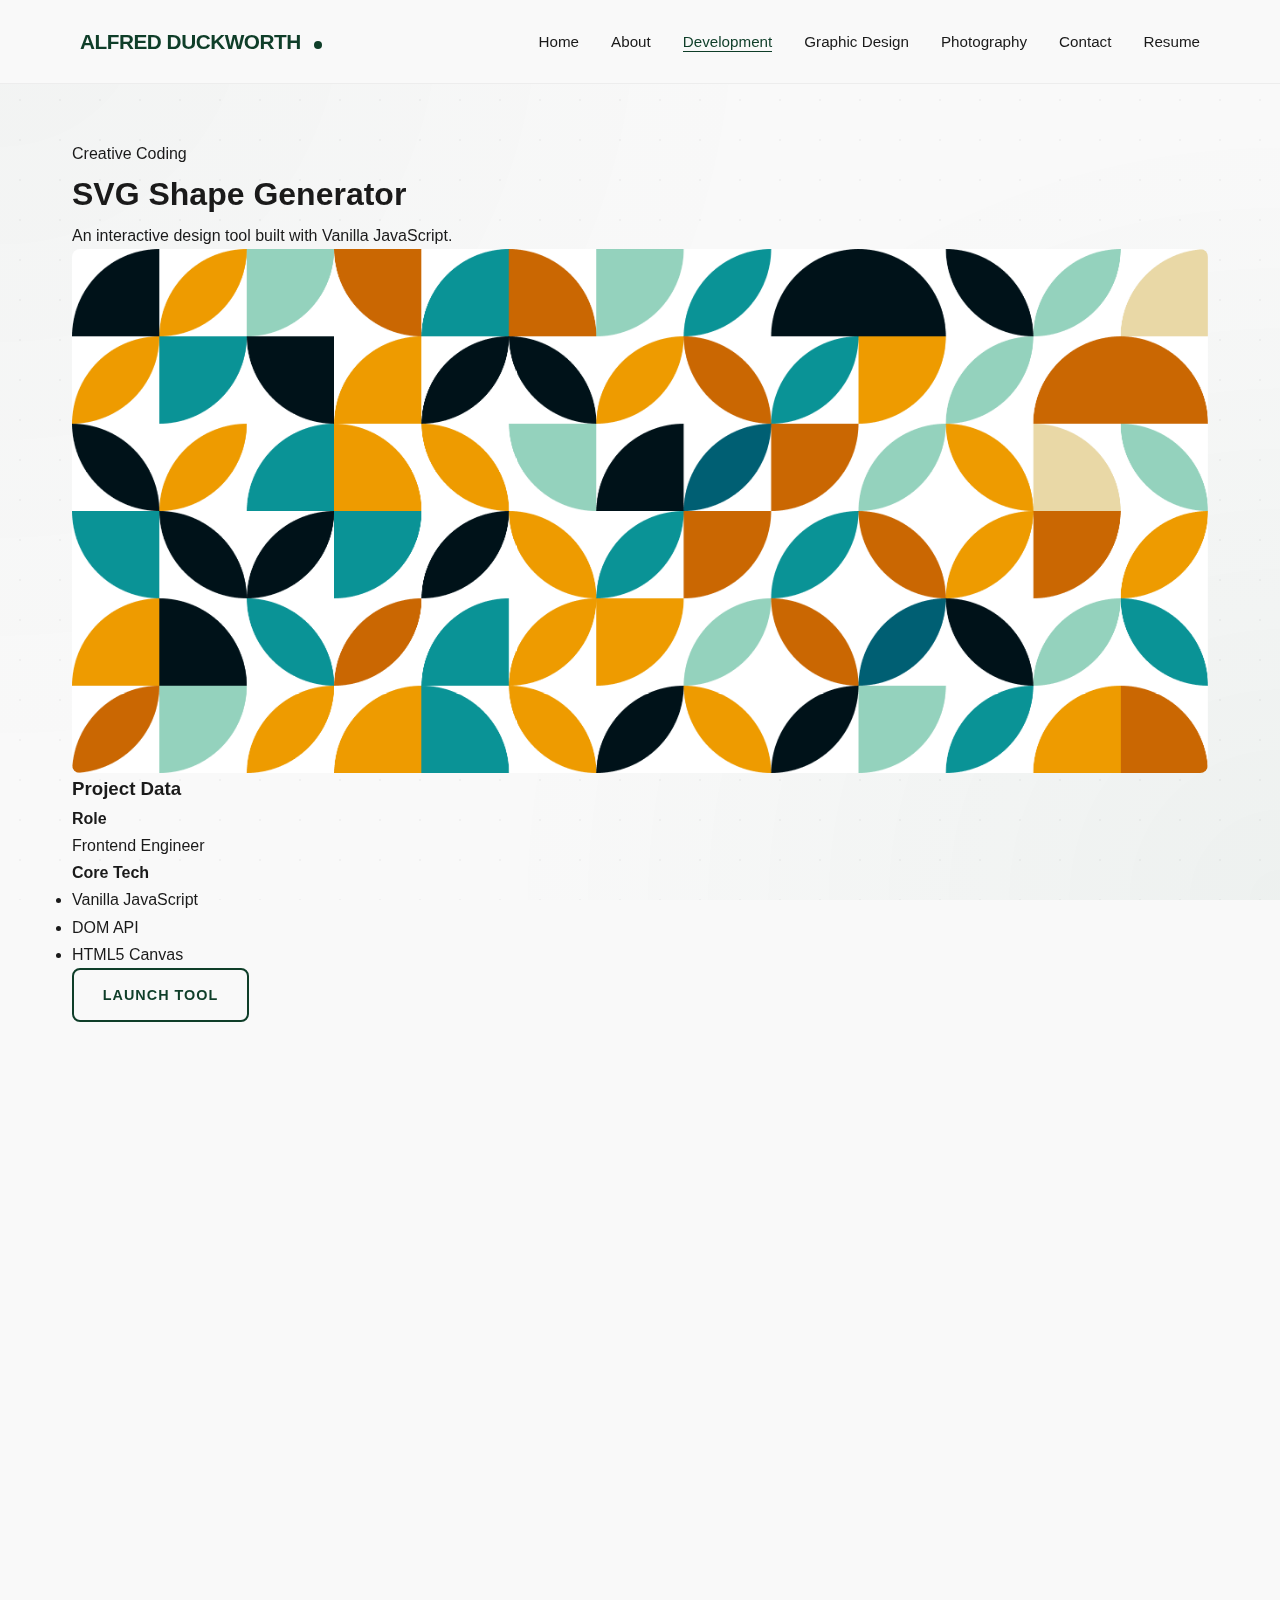
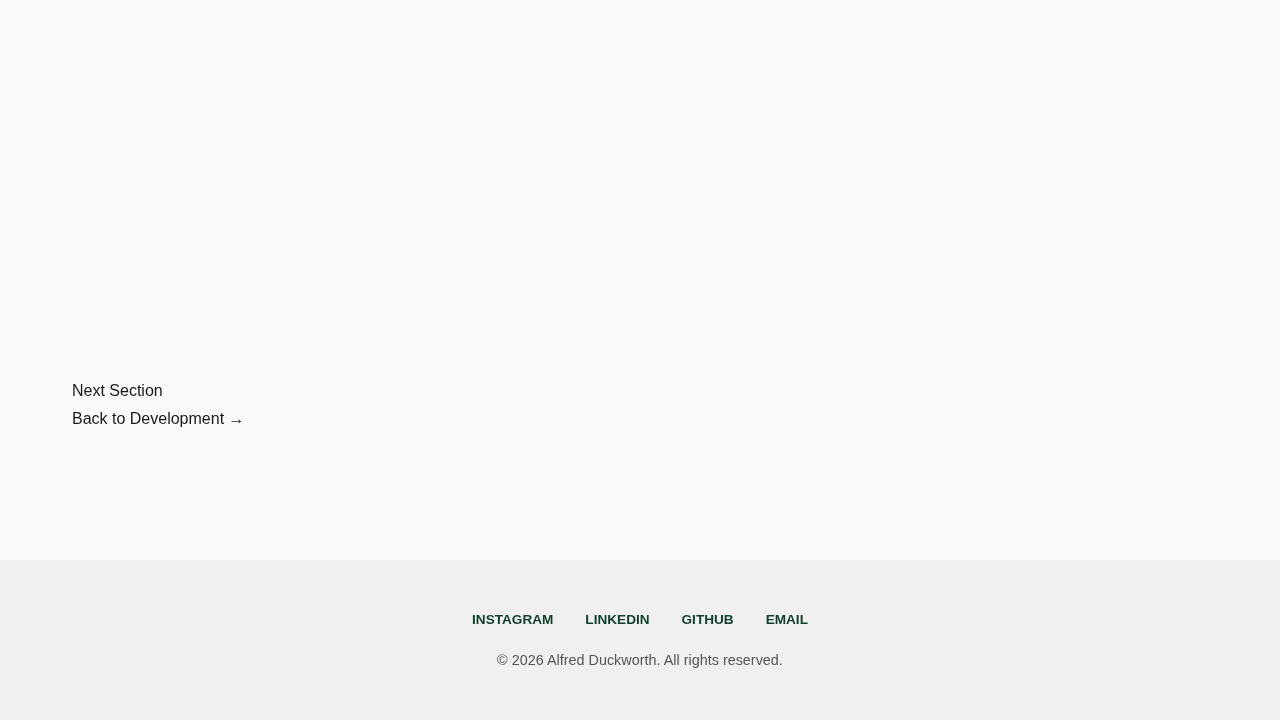
<file: project-generator.html>
<!DOCTYPE html>
<html lang="en">
<head>
    <meta charset="UTF-8">
    <meta name="viewport" content="width=device-width, initial-scale=1.0">
    <title>SVG Generator - Alfred Duckworth</title>
    <link rel="icon" type="image/x-icon" href="favicon.ico">
    <link rel="stylesheet" href="style.css">
    <link rel="preconnect" href="https://fonts.googleapis.com">
    <link rel="preconnect" href="https://fonts.gstatic.com" crossorigin>
    <link href="https://fonts.googleapis.com/css2?family=Playfair+Display:ital,wght@0,400;0,700;1,400&family=Inter:wght@300;400;500&display=swap" rel="stylesheet">
</head>
<body>

    <header>
        <nav>
            <div class="logo">ALFRED DUCKWORTH <span class="status-dot"></span></div>
            <button class="nav-toggle" aria-label="toggle navigation"><span class="hamburger"></span></button>
            <ul>
                <li><a href="index.html">Home</a></li>
                <li><a href="about.html">About</a></li>
                <li><a href="projects.html" class="active">Development</a></li> 
                <li><a href="graphic-design.html">Graphic Design</a></li>
                <li><a href="photography.html">Photography</a></li> 
                <li><a href="contact.html">Contact</a></li>
                <li><a href="resume.html" class="resume-link">Resume</a></li>
            </ul>
        </nav>
    </header>

    <main>

        <section class="page-header-container reveal">
            <p class="eyebrow-text">Creative Coding</p>
            <h1 class="page-title">SVG Shape Generator</h1>
            <p class="project-subtitle">An interactive design tool built with Vanilla JavaScript.</p>
        </section>

        <section class="case-study-hero-container reveal-img">
            <img src="images/generator-hero.png" class="case-study-hero-img" alt="Geometric Pattern Generated by Tool">
        </section>

        <section class="about-grid case-study-grid">
            
            <div class="project-data-card reveal">
                <h3 class="data-card-title">Project Data</h3>
                
                <div class="data-card-group">
                    <h4 class="data-card-label">Role</h4>
                    <p style="margin: 0;">Frontend Engineer</p>
                </div>
                
                <div class="data-card-group">
                    <h4 class="data-card-label">Core Tech</h4>
                    <ul class="data-card-list">
                        <li>Vanilla JavaScript</li>
                        <li>DOM API</li>
                        <li>HTML5 Canvas</li>
                    </ul>
                </div>

                <a href="https://leafboyg.github.io/Image-Generator/" target="_blank" class="cta-button magnetic-btn full-width-btn">Launch Tool</a>
            </div>

            <div class="case-study-content reveal">
                <h2 style="margin-top: 0;">The Concept</h2>
                <p>
                    Born from a desire to create custom browser backgrounds without relying on heavy design software, I built a browser-based "playground." The goal was to democratize asset generation, allowing users to create high-resolution geometric patterns for web or print instantly.
                </p>

                <h2>The Engineering</h2>
                <p>
                    While libraries like p5.js exist, I chose a zero-dependency approach using <strong>Vanilla JavaScript</strong> and the <strong>DOM API</strong>. This ensured the application remained lightweight (under 50kb) and highly performant on mobile devices.
                </p>

                <h3>Technical Challenges</h3>
                <p>The most complex aspect was the export pipeline. Browsers render SVGs as vectors, but users often need raster images.</p>
                
                <ul class="feature-list">
                    <li class="feature-list-item">
                        <strong>Dynamic Rendering:</strong> Using <code>document.createElementNS</code> to programmatically build SVG paths based on a configurable grid matrix.
                    </li>
                    <li class="feature-list-item">
                        <strong>Image Export:</strong> I implemented a pipeline that serializes the SVG XML, draws it onto an HTML5 Canvas, and forces a download of the resulting high-res PNG blob.
                    </li>
                </ul>
            </div>

        </section>

        <section class="reveal section-alt case-study-specs-section">
            <div class="detail-shots-container" style="margin-top: 0; margin-bottom: 0;">
                <h2 class="interface-title">Interface Design</h2>
                
                <div class="project-card transparent-card reveal-img">
                    <img src="images/generator--UI.png" class="detail-shot-img" alt="Generator UI Control Panel">
                    <p class="ui-caption">
                        The UI floats above the artwork, offering a "Theming Engine" that allows users to swap between presets like 'Neon Glow' or 'Ocean Deep' instantly.
                    </p>
                </div>
            </div>
        </section>

        <div class="next-page-container">
            <p class="next-page-label">Next Section</p>
            <a href="projects.html" class="next-page-link">Back to Development &rarr;</a>
        </div>

    </main>

    <footer>
        <div class="social-links">
            <a href="#" target="_blank">Instagram</a>
            <a href="#" target="_blank">LinkedIn</a>
            <a href="#" target="_blank">GitHub</a>
            <a href="mailto:your@email.com">Email</a>
        </div>
        <p>© 2026 Alfred Duckworth. All rights reserved.</p>
    </footer>

    <script src="script.js"></script>
</body>
</html>
</file>
<file: style.css>
/* =========================================
   1. VARIABLES & THEME (Organic Minimalist)
   ========================================= */
:root {
    /* Brand Colors */
    --dark-green:   #0F3E29; /* Deep Forest Green */
    --accent-green: #1A5D3F; /* Lighter Green (Hover) */
    
    /* Neutrals */
    --text-main:    #1A1A1A; /* Soft Black */
    --text-muted:   #555555; /* Dark Gray */
    --border-color: #E5E5E5; /* Light Gray borders */

    /* Surfaces */
    --background:   #F9F9F9; /* Off-white page background */
    --surface:      #FFFFFF; /* Pure white cards/nav */
    
    /* Shadows */
    --shadow-soft:  0 10px 30px rgba(0, 0, 0, 0.05);
    
    /* Animation Curves */
    --ease-cinematic: cubic-bezier(0.19, 1, 0.22, 1); /* Premium "Ease Out Expo" */
    --anim-duration: 0.8s;
}

/* =========================================
   2. RESET & BASE STYLES
   ========================================= */
* {
    margin: 0;
    padding: 0;
    box-sizing: border-box;
}

html {
    overflow-x: hidden; /* Prevent horizontal scroll */
    width: 100%;
}

body {
    font-family: -apple-system, BlinkMacSystemFont, "Segoe UI", Roboto, Helvetica, Arial, sans-serif;
    background-color: var(--background);
    color: var(--text-main);
    line-height: 1.7;
    -webkit-font-smoothing: antialiased;
    position: relative;
    
    /* Page Fade In Animation */
    animation: pageIn 0.8s ease-out;
}

@keyframes pageIn {
    from { opacity: 0; transform: translateY(10px); }
    to { opacity: 1; transform: translateY(0); }
}

img {
    max-width: 100%;
    display: block;
}

a {
    text-decoration: none;
    color: inherit;
    transition: color 0.2s ease;
}

/* =========================================
   3. BACKGROUND TEXTURES (Grid + Glow)
   ========================================= */
/* The Blueprint Grid (Technical Texture) */
body::before {
    content: "";
    position: fixed;
    top: 0; left: 0; width: 100%; height: 100%;
    z-index: -2;
    background-image: radial-gradient(var(--border-color) 1px, transparent 1px);
    background-size: 40px 40px;
    opacity: 0.4;
    pointer-events: none;
}

/* The Organic Glow (Soft Depth) */
body::after {
    content: "";
    position: fixed;
    top: 0; left: 0; width: 100%; height: 100%;
    z-index: -1;
    background: 
        radial-gradient(circle at 0% 0%, rgba(15, 62, 41, 0.03) 0%, transparent 50%),
        radial-gradient(circle at 100% 100%, rgba(26, 93, 63, 0.05) 0%, transparent 50%);
    pointer-events: none;
}

/* =========================================
   4. SHARED COMPONENTS & ANIMATIONS
   ========================================= */

/* --- Primary Button --- */
.cta-button, .btn-submit, .cta-link {
    display: inline-block;
    padding: 0.8rem 1.8rem;
    font-weight: 600;
    border-radius: 8px;
    text-align: center;
    cursor: pointer;
    transition: all 0.3s ease;
    border: 2px solid var(--dark-green);
    color: var(--dark-green);
    background: transparent;
    font-size: 0.9rem;
    text-transform: uppercase;
    letter-spacing: 1px;
    will-change: transform; 
}

.cta-button:hover, .btn-submit:hover, .cta-link:hover {
    background-color: var(--dark-green);
    color: #ffffff;
    box-shadow: 0 5px 15px rgba(15, 62, 41, 0.15);
}

/* --- Magnetic Button Class (Applied by JS) --- */
.magnetic-btn {
    transition: transform 0.1s cubic-bezier(0.25, 0.46, 0.45, 0.94);
}

/* --- Image Reveal Wrapper --- */
.reveal-img {
    overflow: hidden;
    opacity: 0;
    transition: opacity 0.6s ease-out;
    border-radius: 8px;
}
.reveal-img img {
    transform: scale(1.3);
    transition: transform 1.5s var(--ease-cinematic);
    will-change: transform;
}
.reveal-img.active { opacity: 1; }
.reveal-img.active img { transform: scale(1); }

/* --- Base Scroll Reveal --- */
.reveal {
    opacity: 0;
    transform: translateY(40px) scale(0.98);
    transition: opacity var(--anim-duration) var(--ease-cinematic),
                transform var(--anim-duration) var(--ease-cinematic);
}
.reveal.active {
    opacity: 1;
    transform: translateY(0) scale(1);
}

/* =========================================
   5. HEADER & NAVIGATION
   ========================================= */
header {
    background-color: rgba(249, 249, 249, 0.95);
    backdrop-filter: blur(10px);
    position: fixed;
    top: 0;
    width: 100%;
    z-index: 100;
    border-bottom: 1px solid rgba(0,0,0,0.05);
}

nav {
    display: flex;
    justify-content: space-between;
    align-items: center;
    padding: 1.5rem 2.5rem;
    max-width: 1200px;
    margin: 0 auto;
}

.logo {
    font-size: 1.3rem;
    font-weight: 800;
    color: var(--dark-green);
    letter-spacing: -0.5px;
    text-transform: uppercase;
}

.status-dot {
    display: inline-block;
    width: 8px;
    height: 8px;
    background-color: var(--dark-green);
    border-radius: 50%;
    margin-left: 8px;
    animation: pulse-green 2s infinite;
}

@keyframes pulse-green {
    0% { transform: scale(0.95); opacity: 0.7; }
    50% { transform: scale(1.1); opacity: 1; }
    100% { transform: scale(0.95); opacity: 0.7; }
}

nav ul {
    list-style: none;
    display: flex;
    gap: 2rem;
}

nav ul li a {
    font-weight: 500;
    font-size: 0.95rem;
    color: var(--text-main);
    position: relative;
    padding-bottom: 2px;
}

nav ul li a::after {
    content: '';
    position: absolute;
    width: 0;
    height: 1px;
    bottom: 0; left: 0;
    background-color: var(--dark-green);
    transition: width 0.3s ease;
}

nav ul li a:hover::after, nav ul li a.active::after {
    width: 100%;
}
nav ul li a:hover, nav ul li a.active {
    color: var(--dark-green);
}

/* =========================================
   6. HERO & TYPOGRAPHY
   ========================================= */
main {
    max-width: 1200px;
    margin: 0 auto;
    padding-top: 140px; /* Clears fixed header */
    padding-bottom: 4rem;
    padding-left: 2rem;
    padding-right: 2rem;
}

.hero {
    text-align: center;
    max-width: 800px;
    margin: 0 auto 4rem;
}

.hero h1 {
    font-family: 'Playfair Display', serif;
    font-size: 4.5rem;
    color: var(--dark-green);
    margin-bottom: 1.5rem;
    line-height: 1.1;
}

.hero p {
    font-size: 1.25rem;
    color: var(--text-muted);
}

/* Grey Band Sections */
.section-alt {
    background-color: #F0F2F1;
    position: relative;
    margin-left: -50vw;
    margin-right: -50vw;
    left: 50%;
    right: 50%;
    width: 100vw;
    padding: 6rem 0;
    margin-top: 4rem;
}
.section-alt > * {
    max-width: 1200px;
    margin: 0 auto;
    padding: 0 2rem;
}

/* =========================================
   7. PROJECT GRIDS (Development & Design)
   ========================================= */
.project-gallery h2 {
    font-family: 'Playfair Display', serif;
    font-size: 2.5rem;
    margin-bottom: 3rem;
    color: var(--dark-green);
    text-align: center;
}

.project-grid {
    display: grid;
    grid-template-columns: repeat(auto-fit, minmax(300px, 1fr));
    gap: 3rem;
}

.project-card {
    background: var(--surface);
    border-radius: 12px;
    padding: 1rem;
    box-shadow: var(--shadow-soft);
    transition: all 0.3s ease;
    border: 1px solid transparent;
}

.project-card:hover {
    border-color: var(--border-color);
    box-shadow: 0 15px 40px rgba(0,0,0,0.08);
}

.project-card img, .project-card div[style*="background-color"] {
    width: 100%;
    height: 250px;
    object-fit: cover;
    border-radius: 8px;
    margin-bottom: 1.2rem;
}

.project-card h3 {
    font-size: 1.25rem;
    margin-bottom: 0.3rem;
    color: var(--dark-green);
    font-weight: 700;
}

.project-card p {
    color: var(--text-muted);
    font-size: 0.9rem;
}

/* =========================================
   8. PHOTOGRAPHY (Masonry & Gear)
   ========================================= */
.masonry-wrapper {
    display: flex;
    gap: 20px;
    padding: 20px 0;
}

.masonry-column {
    flex: 1;
    display: flex;
    flex-direction: column;
    gap: 20px;
}

.masonry-column img {
    width: 100%;
    display: block;
    border-radius: 8px;
    box-shadow: var(--shadow-soft);
    transition: transform 0.4s ease;
    cursor: zoom-in;
}

.masonry-column img:hover {
    transform: scale(1.02);
    box-shadow: 0 15px 30px rgba(0,0,0,0.1);
    z-index: 2;
}

.gear-section { margin-top: 0; padding-top: 0; text-align: center; }
.gear-grid { display: flex; justify-content: center; gap: 4rem; flex-wrap: wrap; margin-top: 2rem; }
.gear-item h3 { color: var(--dark-green); font-size: 1.1rem; border-bottom: 2px solid var(--dark-green); display: inline-block; margin-bottom: 0.5rem; }
.gear-item p { color: var(--text-muted); font-size: 0.95rem; }

/* =========================================
   9. ABOUT PAGE (Polaroid & Tech Spec)
   ========================================= */
.about-hero h1 { font-size: 4rem; line-height: 1.1; color: var(--dark-green); margin-bottom: 2rem; text-align: center; }
.profile-frame {
    position: relative; padding: 15px 15px 50px 15px; background: #fff;
    box-shadow: 0 20px 40px rgba(0,0,0,0.1); transform: rotate(-2deg); transition: transform 0.5s var(--ease-cinematic);
}
.profile-frame:hover { transform: rotate(0deg) scale(1.02); z-index: 10; }
.profile-frame img { width: 100%; filter: grayscale(100%); transition: filter 0.5s ease; }
.profile-frame:hover img { filter: grayscale(0%); }

.tech-spec-grid {
    display: grid; grid-template-columns: repeat(auto-fit, minmax(250px, 1fr));
    border-top: 2px solid var(--dark-green); border-left: 1px solid var(--border-color);
}
.tech-spec-item {
    border-right: 1px solid var(--border-color); border-bottom: 1px solid var(--border-color);
    padding: 2.5rem; background: var(--background); transition: background 0.3s ease;
}
.tech-spec-item:hover { background: #fff; }
.tech-spec-item h3 { font-size: 1rem; text-transform: uppercase; letter-spacing: 2px; color: var(--text-muted); margin-bottom: 1.5rem; display: flex; align-items: center; gap: 10px; }
.tech-spec-item h3::before { content: ''; display: block; width: 8px; height: 8px; border-radius: 50%; background: var(--dark-green); }
.tech-spec-item ul { list-style: none; }
.tech-spec-item li { margin-bottom: 0.8rem; font-size: 1.1rem; color: var(--text-main); font-weight: 500; }

/* =========================================
   10. FORMS & INPUTS
   ========================================= */
.contact-container {
    max-width: 600px; margin: 0 auto; background: var(--surface);
    padding: 3rem; border-radius: 16px; box-shadow: var(--shadow-soft);
}
.contact-form label {
    font-weight: 600; color: var(--dark-green); font-size: 0.85rem; text-transform: uppercase; margin-bottom: 0.5rem; display: block;
}
.form-group { margin-bottom: 1.5rem; }
input[type="text"], input[type="email"], textarea {
    width: 100%; padding: 1rem; font-size: 1rem; font-family: inherit; color: var(--text-main);
    background-color: #f0f0f0; border: 2px solid transparent; border-radius: 8px; transition: all 0.3s ease;
}
input:focus, textarea:focus {
    background-color: var(--surface); border-color: var(--dark-green); outline: none; box-shadow: 0 0 0 4px rgba(15, 62, 41, 0.1);
}
/* Custom Checkboxes */
.checkbox-group { display: flex; gap: 1rem; flex-wrap: wrap; margin-bottom: 1rem; }
.custom-checkbox input { display: none; }
.custom-checkbox span {
    display: inline-block; padding: 0.5rem 1.2rem; border: 1px solid var(--border-color);
    border-radius: 20px; cursor: pointer; font-size: 0.9rem; transition: all 0.3s ease;
}
.custom-checkbox input:checked + span {
    background-color: var(--dark-green); color: white; border-color: var(--dark-green);
}

/* =========================================
   11. LIGHTBOX (Slider Style)
   ========================================= */
.lightbox {
    display: none; position: fixed; z-index: 3000; left: 0; top: 0; width: 100%; height: 100%;
    background-color: rgba(15, 62, 41, 0.95); backdrop-filter: blur(5px);
    justify-content: center; align-items: center; opacity: 0; transition: opacity 0.3s ease;
}
.lightbox.active { display: flex; opacity: 1; }

.lightbox-slider-wrapper {
    position: relative; width: 90vw; height: 85vh; 
    display: flex; justify-content: center; align-items: center;
    box-shadow: 0 20px 50px rgba(0,0,0,0.3);
}

.lb-img-layer {
    position: absolute; top: 0; left: 0; width: 100%; height: 100%;
    object-fit: contain; pointer-events: none; user-select: none;
}
.lb-img-before {
    z-index: 2; clip-path: inset(0 50% 0 0); border-right: 2px solid white; will-change: clip-path;
}
.lb-img-after { z-index: 1; }

.lb-comparison-range {
    position: absolute; top: 0; left: 0; width: 100%; height: 100%;
    z-index: 10; opacity: 0; margin: 0; cursor: col-resize; touch-action: none; 
}
.lb-label {
    position: absolute; top: 20px; color: white; font-weight: 700; font-size: 0.9rem;
    z-index: 5; pointer-events: none; background: rgba(0,0,0,0.3); padding: 4px 10px; border-radius: 4px;
}
.lb-label-before { left: 25px; }
.lb-label-after { right: 25px; }

.close-btn {
    position: absolute; top: 20px; right: 30px; color: #fff; font-size: 40px; cursor: pointer; z-index: 2001;
}

/* =========================================
   12. FOOTER
   ========================================= */
footer {
    text-align: center; padding: 3rem 2rem; background-color: #f0f0f0;
    color: var(--text-muted); font-size: 0.9rem; margin-top: 4rem;
}
.social-links { display: flex; justify-content: center; gap: 2rem; margin-bottom: 1rem; }
.social-links a { 
    color: var(--dark-green); font-weight: 600; text-transform: uppercase; font-size: 0.85rem; position: relative;
}
.social-links a::after {
    content: ''; display: block; width: 0; height: 1px; background: var(--dark-green); transition: width 0.3s;
}
.social-links a:hover::after { width: 100%; }

/* =========================================
   13. MOBILE OPTIMIZATION (Full Fix)
   ========================================= */
.nav-toggle { display: none; } /* Hidden on desktop */

@media (max-width: 768px) {

    /* --- TYPOGRAPHY SCALING --- */
    .hero h1 { font-size: 2.8rem !important; line-height: 1.1; }
    .hero p { font-size: 1.1rem; padding: 0 1rem; }
    .project-header h1, .about-hero h1 { font-size: 3rem !important; }

    /* --- LAYOUT STACKING --- */
    main {
        padding-top: 100px;
        padding-left: 1rem; 
        padding-right: 1rem;
    }

    /* Stack the About Page split grids */
    .about-grid {
        display: flex; flex-direction: column; gap: 2rem;
    }
    .about-grid > div { width: 100%; }

    /* --- HOMEPAGE & PROJECTS (Force 2 Columns) --- */
    .project-grid {
        grid-template-columns: repeat(2, 1fr) !important; 
        gap: 1rem !important;
    }
    .project-card { padding: 0.8rem 0.5rem !important; }
    .project-card h3 { font-size: 1rem !important; }
    .project-card p { font-size: 0.8rem !important; }
    .project-card img, .project-card div[style*="background-color"] {
        height: 150px !important; margin-bottom: 0.8rem;
    }

    /* --- PHOTOGRAPHY MASONRY (2 Columns) --- */
    .masonry-wrapper {
        flex-direction: row !important; 
        flex-wrap: wrap;
        gap: 10px !important;
    }
    .masonry-column {
        flex: 1 1 45% !important; min-width: 45%;
    }

    /* --- GREY BANDS --- */
    .section-alt {
        width: 100vw; margin-left: -1rem; margin-right: -1rem; padding: 4rem 1rem;
    }

    /* --- NAVIGATION (Mobile Overlay) --- */
    .nav-toggle {
        display: block; background: transparent; border: none; cursor: pointer;
        z-index: 2000; position: relative;
    }

    /* The Full Screen Menu */
    nav ul {
        position: fixed; top: 0; left: 0; width: 100%; height: 100vh;
        background-color: #F9F9F9;
        display: flex; flex-direction: column; justify-content: center; align-items: center;
        gap: 2rem; transform: translateX(100%);
        transition: transform 0.4s cubic-bezier(0.19, 1, 0.22, 1);
        z-index: 1500; padding-top: 0;
    }
    nav ul.nav-open { transform: translateX(0); box-shadow: -10px 0 30px rgba(0,0,0,0.1); }

    /* Mobile Links Styling */
    nav ul li {
        width: 100%; text-align: center; opacity: 0; transform: translateY(20px); transition: all 0.4s ease;
    }
    nav ul.nav-open li { opacity: 1; transform: translateY(0); }
    
    /* Stagger delays */
    nav ul.nav-open li:nth-child(1) { transition-delay: 0.1s; }
    nav ul.nav-open li:nth-child(2) { transition-delay: 0.15s; }
    nav ul.nav-open li:nth-child(3) { transition-delay: 0.2s; }
    nav ul.nav-open li:nth-child(4) { transition-delay: 0.25s; }
    nav ul.nav-open li:nth-child(5) { transition-delay: 0.3s; }
    nav ul.nav-open li:nth-child(6) { transition-delay: 0.35s; }
    nav ul.nav-open li:nth-child(7) { transition-delay: 0.4s; }

    nav ul li a {
        font-family: 'Playfair Display', serif; font-size: 2.5rem; color: var(--dark-green); display: block; padding: 0.5rem;
    }
    
    /* Resume Link specific style */
    nav ul li a.resume-link {
        font-family: 'Inter', sans-serif; font-size: 1rem; text-transform: uppercase; letter-spacing: 2px;
        border: 2px solid var(--dark-green); display: inline-block; padding: 0.8rem 2rem; border-radius: 50px; margin-top: 1rem;
    }

    /* --- HAMBURGER ANIMATION --- */
    .hamburger {
        display: block; width: 30px; height: 2px; background: var(--dark-green); position: relative; transition: all 0.3s ease;
    }
    .hamburger::before, .hamburger::after {
        content: ''; position: absolute; width: 30px; height: 2px; background: var(--dark-green); left: 0; transition: all 0.3s ease;
    }
    .hamburger::before { top: -8px; }
    .hamburger::after { top: 8px; }

    .nav-toggle.nav-open .hamburger { background: transparent; }
    .nav-toggle.nav-open .hamburger::before { transform: rotate(45deg); top: 0; }
    .nav-toggle.nav-open .hamburger::after { transform: rotate(-45deg); top: 0; }

    /* --- PERFORMANCE (Disable complex animations) --- */
    .project-card { transform: none !important; }
    .magnetic-btn { transform: none !important; }

    /* --- GEAR GRID (2 Columns) --- */
    .gear-grid { gap: 2rem; flex-wrap: wrap; }
    .gear-item { flex-basis: 40%; }
}
</file>
